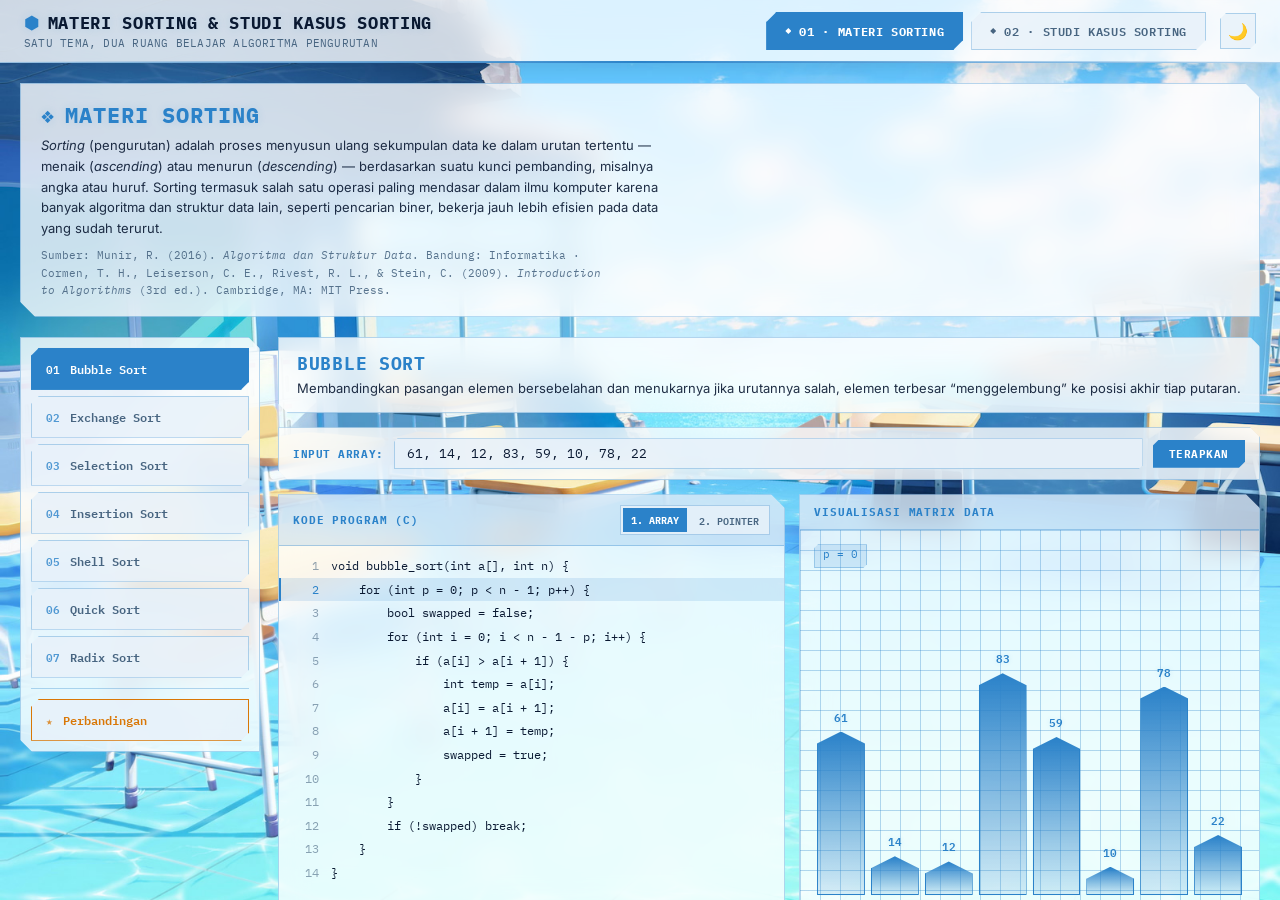
<file: index.html>
<!DOCTYPE html>
<html lang="id">

<head>
  <meta charset="UTF-8">
  <meta name="viewport" content="width=device-width, initial-scale=1, viewport-fit=cover">
  <title>Terminal Algoritma Sorting</title>
  <link rel="preconnect" href="https://fonts.googleapis.com">
  <link rel="preconnect" href="https://fonts.gstatic.com" crossorigin>
  <link
    href="https://fonts.googleapis.com/css2?family=IBM+Plex+Mono:wght@400;500;600;700&family=Inter:wght@400;500;600;700&display=swap"
    rel="stylesheet">
  <link rel="stylesheet" href="css/themes.css">
  <link rel="stylesheet" href="css/shell.css">
</head>

<body>
  <header class="shell-top">
    <div class="title">
      <h1><span style="color:var(--accent)">⬢</span> MATERI SORTING & STUDI KASUS SORTING</h1>
      <p>SATU TEMA, DUA RUANG BELAJAR ALGORITMA PENGURUTAN</p>
    </div>
    <div class="tabs" role="tablist">
      <button type="button" class="active" data-target="pane-lab" role="tab" aria-selected="true">
        <span class="dot"></span><span class="label-long">01 &middot; </span>MATERI SORTING
      </button>
      <button type="button" data-target="pane-sik" role="tab" aria-selected="false">
        <span class="dot"></span><span class="label-long">02 &middot; </span>STUDI KASUS SORTING
      </button>
    </div>
    <button class="theme-btn" id="shellTheme" title="Ganti tema" aria-label="Ganti tema">🌙</button>
  </header>
  <main class="shell-body">
    <div class="frame-wrap active" id="pane-lab">
      <div class="loading" id="loading-lab">
        <div class="spin"></div>INITIALIZING DATA MATRIX...
      </div>
      <iframe id="frame-lab" src="lab.html" title="Materi Sorting"></iframe>
    </div>
    <div class="frame-wrap" id="pane-sik">
      <div class="loading" id="loading-sik">
        <div class="spin"></div>LOADING CLASS DATA TERMINAL...
      </div>
      <iframe id="frame-sik" src="sik.html" title="Studi Kasus Sorting"></iframe>
    </div>
  </main>
  <script src="js/shell.js"></script>
</body>

</html>
</file>
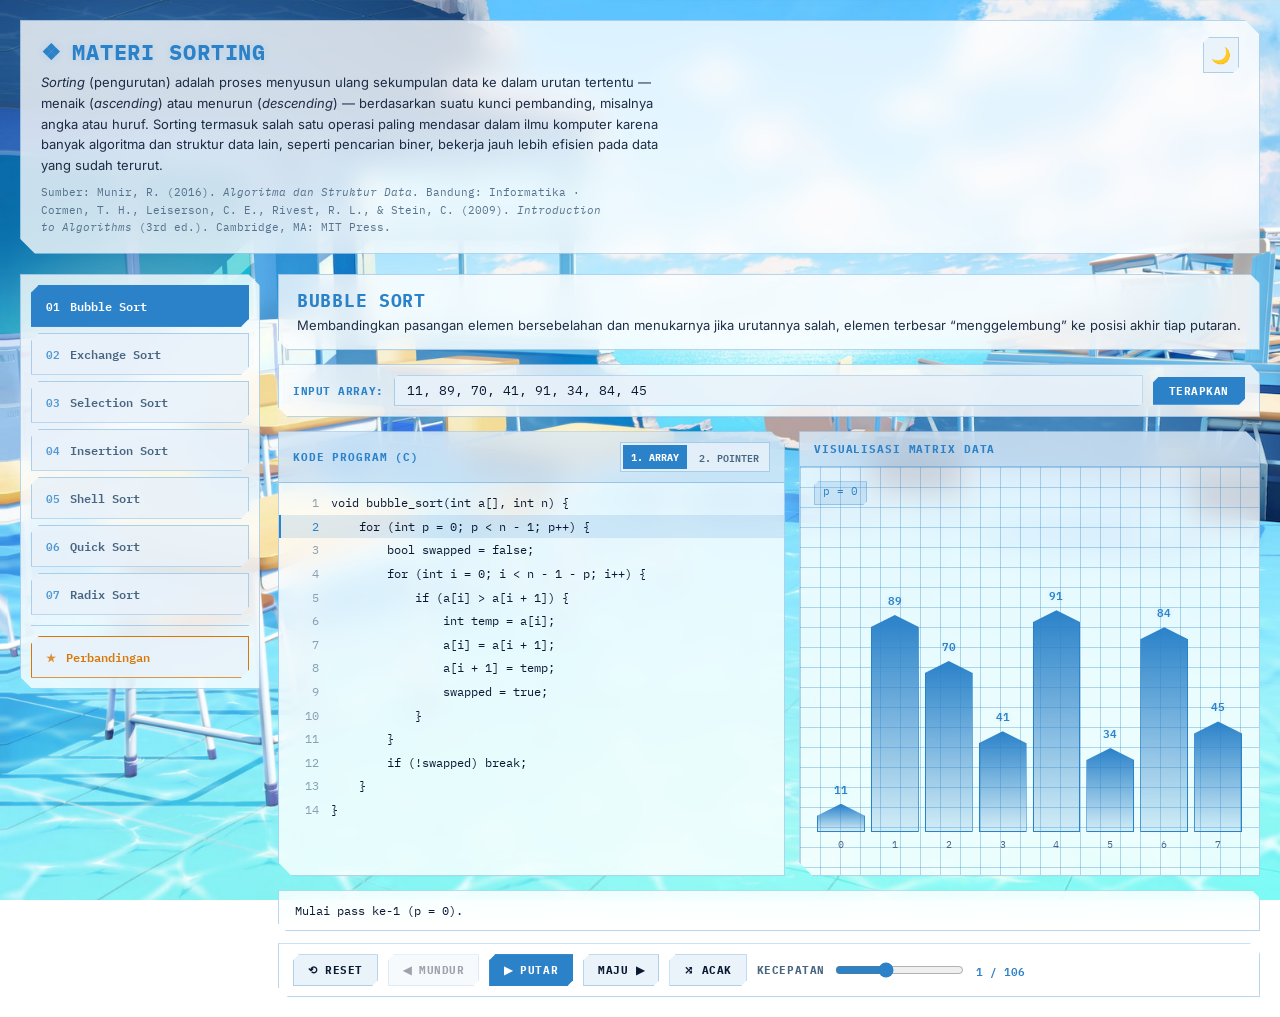
<file: lab.html>
<!DOCTYPE html>
<html lang="id">

<head>
  <meta charset="UTF-8">
  <meta name="viewport" content="width=device-width, initial-scale=1, viewport-fit=cover">
  <title>Laboratorium Algoritma Sorting</title>
  <link rel="preconnect" href="https://fonts.googleapis.com">
  <link rel="preconnect" href="https://fonts.gstatic.com" crossorigin>
  <link
    href="https://fonts.googleapis.com/css2?family=IBM+Plex+Mono:wght@400;500;600;700&family=Inter:wght@400;500;600;700&display=swap"
    rel="stylesheet">
  <link rel="stylesheet" href="css/themes.css">
  <link rel="stylesheet" href="css/lab.css">
</head>

<body>
  <div class="app">
    <header class="top">
      <div class="top-text">
        <h1><span>❖</span> MATERI SORTING</h1>
        <p><i>Sorting</i> (pengurutan) adalah proses menyusun ulang sekumpulan data ke dalam urutan tertentu — menaik (<i>ascending</i>) atau menurun (<i>descending</i>) — berdasarkan suatu kunci pembanding, misalnya angka atau huruf. Sorting termasuk salah satu operasi paling mendasar dalam ilmu komputer karena banyak algoritma dan struktur data lain, seperti pencarian biner, bekerja jauh lebih efisien pada data yang sudah terurut.</p>
        <p class="source-note">Sumber: Munir, R. (2016). <i>Algoritma dan Struktur Data</i>. Bandung: Informatika &middot; Cormen, T. H., Leiserson, C. E., Rivest, R. L., &amp; Stein, C. (2009). <i>Introduction to Algorithms</i> (3rd ed.). Cambridge, MA: MIT Press.</p>
      </div>
      <button class="theme-toggle" id="themeToggle" title="Ganti tema" aria-label="Ganti tema">🌙</button>
    </header>
    <div class="layout">
      <nav class="menu" id="menu"></nav>
      <main class="content">
        <div id="algoView">
          <div class="algo-head">
            <h2 id="algoTitle"></h2>
            <p id="algoDesc"></p>
          </div>
          <div class="custom-input-bar">
            <label for="customArrayInput">INPUT ARRAY:</label>
            <input type="text" id="customArrayInput" placeholder="45, 12, 89, 33, 7, 60">
            <button type="button" class="btn-apply" id="btnApplyCustom">TERAPKAN</button>
          </div>
          <div class="panels">
            <section class="panel">
              <div class="panel-title code-panel-title">
                <span>KODE PROGRAM (C)</span>
                <div class="code-mode-toggle" role="group">
                  <button type="button" class="mode-btn active" data-mode="array">1. ARRAY</button>
                  <button type="button" class="mode-btn" data-mode="pointer">2. POINTER</button>
                </div>
              </div>
              <div class="code-scroll">
                <div class="code" id="codeBox"></div>
              </div>
            </section>
            <section class="panel">
              <div class="panel-title">VISUALISASI MATRIX DATA</div>
              <div class="viz">
                <div class="vars-row" id="varsRow"></div>
                <div class="bars" id="bars"></div>
              </div>
            </section>
          </div>
          <div class="note-bar" id="noteBar">SYSTEM READY. Tekan <b>PUTAR</b> untuk eksekusi animasi.</div>
          <div class="controls">
            <button class="btn" id="btnReset">⟲ RESET</button>
            <button class="btn" id="btnPrev">◀ MUNDUR</button>
            <button class="btn primary" id="btnPlay">▶ PUTAR</button>
            <button class="btn" id="btnNext">MAJU ▶</button>
            <button class="btn" id="btnShuffle">⤮ ACAK</button>
            <div class="speed-wrap">
              <span>KECEPATAN</span>
              <input type="range" id="speed" min="60" max="900" value="380">
            </div>
            <div class="progress" id="progress">0 / 0</div>
          </div>
        </div>
        <div id="compareView" class="compare-view" style="display:none">
          <div class="algo-head">
            <h2>PERBANDINGAN ALGORITMA</h2>
            <p>Analisis matriks efisiensi kompleksitas waktu dan ruang data.</p>
          </div>
          <div class="compare-table-wrap">
            <table class="compare-table" id="compareTable">
              <thead>
                <tr>
                  <th>RANK</th>
                  <th>ALGORITMA</th>
                  <th>KECEPATAN</th>
                  <th>STABIL</th>
                  <th>IN-PLACE</th>
                  <th>ADAPTIF</th>
                </tr>
              </thead>
              <tbody id="compareTableBody"></tbody>
            </table>
          </div>
          <div class="compare-grid" id="compareGrid"></div>
        </div>
      </main>
    </div>
  </div>
  <script src="js/algorithms.js"></script>
  <script src="js/lab.js"></script>
</body>

</html>
</file>
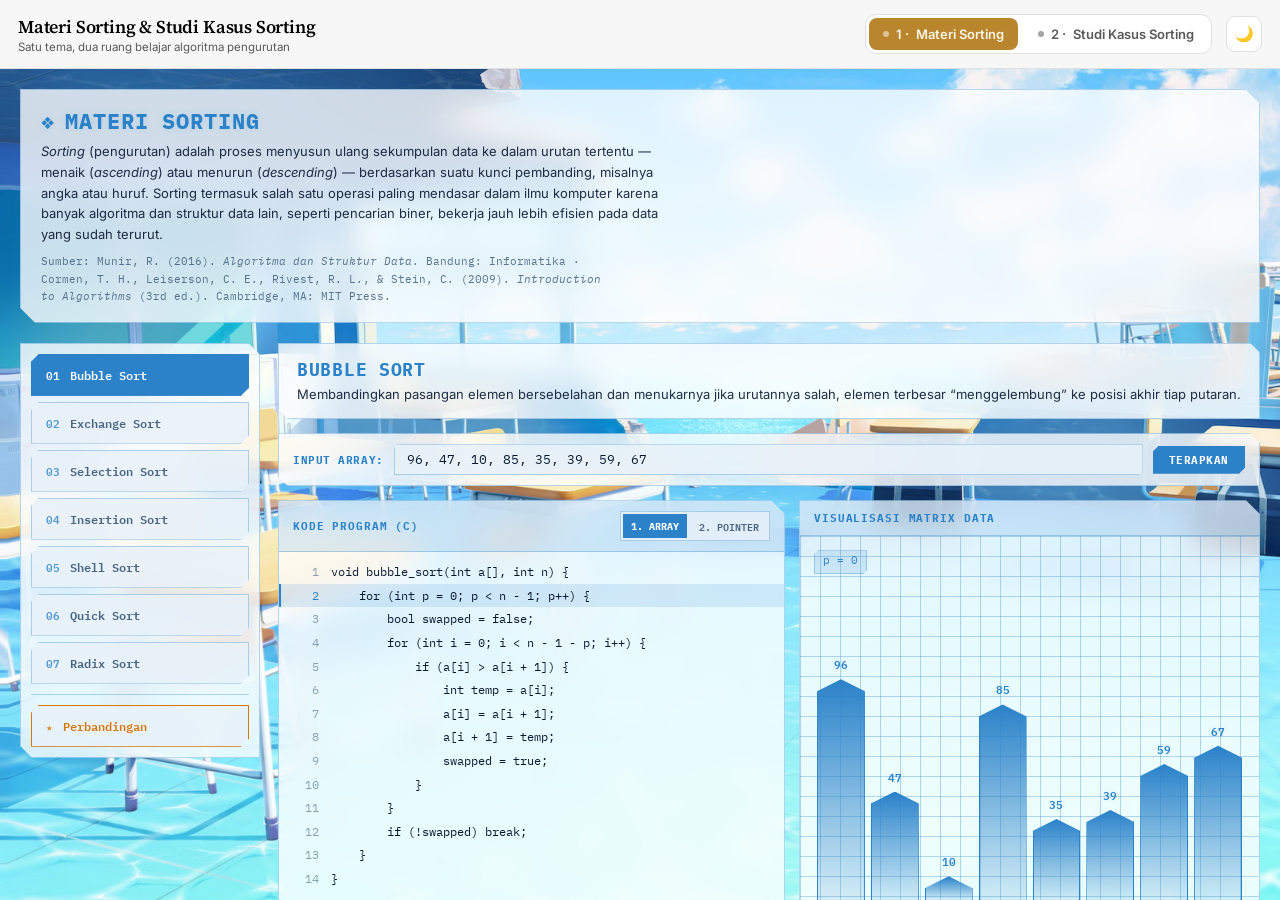
<file: main.html>
<!DOCTYPE html>
<html lang="id">

<head>
  <meta charset="UTF-8">
  <meta name="viewport" content="width=device-width, initial-scale=1, viewport-fit=cover">
  <title>Materi Sorting &amp; Studi Kasus Sorting</title>
  <link rel="preconnect" href="https://fonts.googleapis.com">
  <link rel="preconnect" href="https://fonts.gstatic.com" crossorigin>
  <link
    href="https://fonts.googleapis.com/css2?family=Source+Serif+4:opsz,wght@8..60,600;8..60,700&family=Inter:wght@400;500;600;700&display=swap"
    rel="stylesheet">
  <style>
    :root {
      box-sizing: border-box;
      padding-top: env(safe-area-inset-top, 0px);
      padding-bottom: env(safe-area-inset-bottom, 0px);
      --bg: #121212;
      --bg2: #1A1A1A;
      --border: #2C2C2C;
      --text: #ECECEC;
      --muted: #9A9A9A;
      --accent: #E0B15E;
      --accent-text: #241a04;
      --sans: 'Inter', system-ui, sans-serif;
      --serif: 'Source Serif 4', Georgia, serif;
    }

    @media (prefers-color-scheme: light) {
      :root:not([data-theme="dark"]) {
        --bg: #FFFFFF;
        --bg2: #F7F7F7;
        --border: #E0E0E0;
        --text: #000000;
        --muted: #595959;
        --accent: #B9862E;
        --accent-text: #FBF6E7;
      }
    }

    :root[data-theme="light"] {
      --bg: #FFFFFF;
      --bg2: #F7F7F7;
      --border: #E0E0E0;
      --text: #000000;
      --muted: #595959;
      --accent: #B9862E;
      --accent-text: #FBF6E7;
    }

    :root[data-theme="dark"] {
      --bg: #121212;
      --bg2: #1A1A1A;
      --border: #2C2C2C;
      --text: #ECECEC;
      --muted: #9A9A9A;
      --accent: #E0B15E;
      --accent-text: #241a04;
    }

    html {
      height: 100%;
      scroll-padding-top: env(safe-area-inset-top, 0px);
      -webkit-text-size-adjust: 100%;
    }

    * {
      box-sizing: border-box;
    }

    body {
      margin: 0;
      height: 100%;
      background: var(--bg);
      color: var(--text);
      font-family: var(--sans);
      -webkit-font-smoothing: antialiased;
      display: flex;
      flex-direction: column;
    }

    header.shell-top {
      display: flex;
      align-items: center;
      gap: 14px;
      flex-wrap: wrap;
      padding: 14px 18px;
      padding-top: calc(14px + env(safe-area-inset-top, 0px));
      border-bottom: 1px solid var(--border);
      background: var(--bg2);
      flex: none;
    }

    header.shell-top .title {
      display: flex;
      flex-direction: column;
      gap: 1px;
      margin-right: auto;
      min-width: 0;
    }

    header.shell-top .title h1 {
      margin: 0;
      font-family: var(--serif);
      font-size: 18px;
      font-weight: 600;
      letter-spacing: -0.01em;
      white-space: nowrap;
      overflow: hidden;
      text-overflow: ellipsis;
    }

    header.shell-top .title p {
      margin: 0;
      font-size: 11.5px;
      color: var(--muted);
    }

    .tabs {
      display: flex;
      gap: 6px;
      background: var(--bg);
      border: 1px solid var(--border);
      border-radius: 11px;
      padding: 3px;
      flex: none;
    }

    .tabs button {
      font-family: var(--sans);
      font-weight: 600;
      font-size: 13px;
      color: var(--muted);
      background: transparent;
      border: none;
      border-radius: 8px;
      padding: 8px 14px;
      cursor: pointer;
      display: flex;
      align-items: center;
      gap: 7px;
      transition: background .15s ease, color .15s ease;
      white-space: nowrap;
    }

    .tabs button:hover {
      color: var(--text);
    }

    .tabs button.active {
      background: var(--accent);
      color: var(--accent-text);
    }

    .tabs button .dot {
      width: 6px;
      height: 6px;
      border-radius: 50%;
      background: currentColor;
      opacity: .55;
      flex: none;
    }

    .theme-btn {
      flex: none;
      width: 36px;
      height: 36px;
      border-radius: 9px;
      border: 1px solid var(--border);
      background: var(--bg);
      color: var(--text);
      font-size: 15px;
      cursor: pointer;
      display: flex;
      align-items: center;
      justify-content: center;
      transition: background .15s ease, transform .1s ease;
    }

    .theme-btn:hover {
      background: var(--border);
    }

    .theme-btn:active {
      transform: scale(.92);
    }

    main.shell-body {
      flex: 1;
      min-height: 0;
      position: relative;
    }

    .frame-wrap {
      position: absolute;
      inset: 0;
      opacity: 0;
      visibility: hidden;
      pointer-events: none;
      transition: opacity .15s ease;
    }

    .frame-wrap.active {
      opacity: 1;
      visibility: visible;
      pointer-events: auto;
    }

    .frame-wrap iframe {
      width: 100%;
      height: 100%;
      border: none;
      display: block;
      background: var(--bg2);
    }

    .loading {
      position: absolute;
      inset: 0;
      display: flex;
      align-items: center;
      justify-content: center;
      flex-direction: column;
      gap: 10px;
      color: var(--muted);
      font-size: 13px;
    }

    .loading .spin {
      width: 22px;
      height: 22px;
      border-radius: 50%;
      border: 2.5px solid var(--border);
      border-top-color: var(--accent);
      animation: spin .8s linear infinite;
    }

    @keyframes spin {
      to {
        transform: rotate(360deg);
      }
    }

    @media (max-width:640px) {
      header.shell-top {
        padding: 12px;
      }

      header.shell-top .title h1 {
        font-size: 15px;
      }

      .tabs button {
        padding: 7px 10px;
        font-size: 12.3px;
      }

      .tabs button span.label-long {
        display: none;
      }
    }
  </style>
</head>

<body>
  <header class="shell-top">
    <div class="title">
      <h1>Materi Sorting &amp; Studi Kasus Sorting</h1>
      <p>Satu tema, dua ruang belajar algoritma pengurutan</p>
    </div>
    <div class="tabs" role="tablist">
      <button type="button" class="active" data-target="pane-lab" role="tab" aria-selected="true">
        <span class="dot"></span><span class="label-long">1 &middot; </span>Materi Sorting
      </button>
      <button type="button" data-target="pane-sik" role="tab" aria-selected="false">
        <span class="dot"></span><span class="label-long">2 &middot; </span>Studi Kasus Sorting
      </button>
    </div>
    <button class="theme-btn" id="shellTheme" title="Ganti tema" aria-label="Ganti tema">☀️</button>
  </header>
  <main class="shell-body">
    <div class="frame-wrap active" id="pane-lab">
      <div class="loading" id="loading-lab">
        <div class="spin"></div>Memuat Materi Sorting...
      </div>
      <iframe id="frame-lab" src="lab.html" title="Materi Sorting - Data Structure"></iframe>
    </div>
    <div class="frame-wrap" id="pane-sik">
      <div class="loading" id="loading-sik">
        <div class="spin"></div>Memuat Studi Kasus Sorting...
      </div>
      <iframe id="frame-sik" src="sik.html" title="Studi Kasus Sorting - Sistem Informasi Kelas"></iframe>
    </div>
  </main>
  <script>
    (function () {
      "use strict";
      var SIK_THEME_KEY = "sik-theme";
      var LAB_THEME_KEY = "sorting-lab-theme";
      var SHELL_THEME_KEY = "shell-theme";

      function systemPrefersDark() { return !!(window.matchMedia && window.matchMedia('(prefers-color-scheme: dark)').matches); }
      function isDarkActive() {
        var attr = document.documentElement.getAttribute('data-theme');
        if (attr === 'dark') return true;
        if (attr === 'light') return false;
        return systemPrefersDark();
      }
      function loadPref(key) { try { return localStorage.getItem(key); } catch (e) { return null; } }
      function savePref(key, v) { try { localStorage.setItem(key, v); } catch (e) { } }

      var desiredTheme = loadPref(SHELL_THEME_KEY);
      var effectiveTheme = desiredTheme || (systemPrefersDark() ? 'dark' : 'light');
      savePref(SIK_THEME_KEY, effectiveTheme);
      savePref(LAB_THEME_KEY, effectiveTheme);

      var frames = {};

      function initFrame(key, frameId, loadingId) {
        var frame = document.getElementById(frameId);
        var loading = document.getElementById(loadingId);
        frames[key] = { frame: frame, loading: loading, ready: false };

        frame.addEventListener('load', function () {
          if (loading) loading.style.display = 'none';
          frames[key].ready = true;
          hideInnerThemeButton(frame);
        });
      }

      function hideInnerThemeButton(frame) {
        try {
          var btn = frame.contentDocument && frame.contentDocument.getElementById('themeToggle');
          if (btn) btn.style.display = 'none';
        } catch (e) { /* fallback jika cross-origin */ }
      }

      initFrame('lab', 'frame-lab', 'loading-lab');
      initFrame('sik', 'frame-sik', 'loading-sik');

      /* ---------- tab switching ---------- */
      var tabs = document.querySelectorAll('.tabs button');
      var panes = document.querySelectorAll('.frame-wrap');
      tabs.forEach(function (btn) {
        btn.addEventListener('click', function () {
          tabs.forEach(function (b) { b.classList.remove('active'); b.setAttribute('aria-selected', 'false'); });
          panes.forEach(function (p) { p.classList.remove('active'); });
          btn.classList.add('active'); btn.setAttribute('aria-selected', 'true');
          document.getElementById(btn.getAttribute('data-target')).classList.add('active');
        });
      });

      /* ---------- single, synced theme toggle for the whole page ---------- */
      var themeBtn = document.getElementById('shellTheme');
      function applyTheme(t) {
        if (t === 'light' || t === 'dark') document.documentElement.setAttribute('data-theme', t);
        else document.documentElement.removeAttribute('data-theme');
        themeBtn.textContent = isDarkActive() ? '☀️' : '🌙';
      }

      function pushThemeToFrame(key, storageKey, theme) {
        var entry = frames[key];
        if (!entry || !entry.ready) return;
        try {
          var doc = entry.frame.contentDocument;
          if (doc) doc.documentElement.setAttribute('data-theme', theme);
          var win = entry.frame.contentWindow;
          if (win && win.localStorage) win.localStorage.setItem(storageKey, theme);
        } catch (e) { /* fallback jika cross-origin */ }
      }

      themeBtn.addEventListener('click', function () {
        var next = isDarkActive() ? 'light' : 'dark';
        applyTheme(next);
        savePref(SHELL_THEME_KEY, next);
        savePref(SIK_THEME_KEY, next);
        savePref(LAB_THEME_KEY, next);
        pushThemeToFrame('sik', SIK_THEME_KEY, next);
        pushThemeToFrame('lab', LAB_THEME_KEY, next);
      });

      applyTheme(desiredTheme);
    })();
  </script>
</body>

</html>
</file>
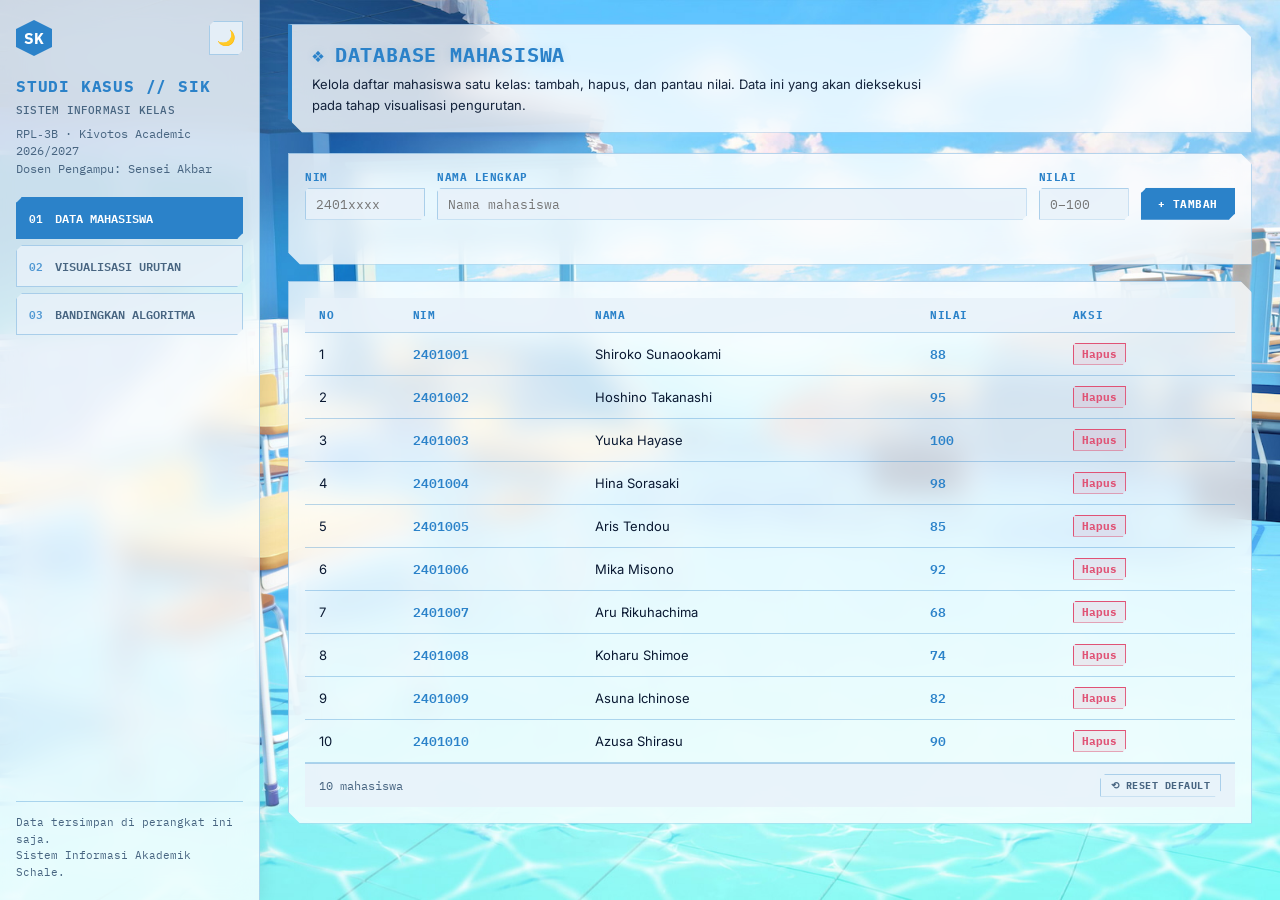
<file: sik.html>
<!DOCTYPE html>
<html lang="id">

<head>
  <meta charset="UTF-8">
  <meta name="viewport" content="width=device-width, initial-scale=1, viewport-fit=cover">
  <title>Studi Kasus Sorting — Sistem Informasi Kelas</title>
  <link rel="preconnect" href="https://fonts.googleapis.com">
  <link rel="preconnect" href="https://fonts.gstatic.com" crossorigin>
  <link
    href="https://fonts.googleapis.com/css2?family=IBM+Plex+Mono:wght@400;500;600;700&family=Inter:wght@400;500;600;700&display=swap"
    rel="stylesheet">
  <link rel="stylesheet" href="css/themes.css">
  <link rel="stylesheet" href="css/sik.css">
</head>

<body>
  <div class="shell">
    <aside class="cover">
      <div class="brand">
        <div class="mark">SK</div>
        <button class="theme-btn" id="themeToggle" title="Ganti tema (Arona / Plana)" aria-label="Ganti tema">🌙</button>
      </div>
      <div>
        <h1>STUDI KASUS // SIK<br><span class="sub-title">SISTEM INFORMASI KELAS</span></h1>
        <div class="kelas-meta">RPL&#8209;3B &middot; Kivotos Academic 2026&#47;2027<br>Dosen Pengampu: Sensei Akbar</div>
      </div>
      <nav>
        <button data-view="data" class="active"><span class="tick">01</span> DATA MAHASISWA</button>
        <button data-view="sort"><span class="tick">02</span> VISUALISASI URUTAN</button>
        <button data-view="compare"><span class="tick">03</span> BANDINGKAN ALGORITMA</button>
      </nav>
      <div class="spacer"></div>
      <div class="footnote">Data tersimpan di perangkat ini saja.<br>Sistem Informasi Akademik Schale.</div>
    </aside>

    <main class="paper">
      <!-- ===== VIEW 1: DATA MAHASISWA ===== -->
      <section class="view active" id="view-data">
        <div class="view-head">
          <h2><span style="color:var(--accent)">❖</span> DATABASE MAHASISWA</h2>
          <p>Kelola daftar mahasiswa satu kelas: tambah, hapus, dan pantau nilai. Data ini yang akan dieksekusi pada tahap visualisasi pengurutan.</p>
        </div>

        <form class="card add-form" id="addForm">
          <div class="field nim">
            <label for="inNim">NIM</label>
            <input id="inNim" type="text" inputmode="numeric" placeholder="2401xxxx" maxlength="12">
          </div>
          <div class="field nama">
            <label for="inNama">NAMA LENGKAP</label>
            <input id="inNama" type="text" placeholder="Nama mahasiswa" maxlength="40">
          </div>
          <div class="field nilai">
            <label for="inNilai">NILAI</label>
            <input id="inNilai" type="number" min="0" max="100" placeholder="0–100">
          </div>
          <button type="submit" class="btn primary">+ TAMBAH</button>
          <div class="form-error" id="formError"></div>
        </form>

        <div class="card table-wrap">
          <table class="roster">
            <thead>
              <tr>
                <th>NO</th>
                <th>NIM</th>
                <th>NAMA</th>
                <th>NILAI</th>
                <th>AKSI</th>
              </tr>
            </thead>
            <tbody id="rosterBody"></tbody>
          </table>
          <div class="roster-foot">
            <span id="rosterCount">0 mahasiswa</span>
            <span id="appliedTagWrap"></span>
            <button type="button" class="btn ghost btn-reset-default" id="btnResetDefault">⟲ Reset Default</button>
          </div>
        </div>
      </section>

      <!-- ===== VIEW 2: VISUALISASI URUTAN ===== -->
      <section class="view" id="view-sort">
        <div class="view-head">
          <h2><span style="color:var(--accent)">❖</span> VISUALISASI EKSEKUSI DATA</h2>
          <p>Adu algoritma pengurutan secara berdampingan pada data kelas yang sama untuk membandingkan langkah, perbandingan, dan pertukaran secara langsung.</p>
        </div>

        <div class="card sort-controls">
          <div class="field">
            <label for="selKey">URUTKAN BERDASARKAN</label>
            <select id="selKey">
              <option value="nilai">Nilai</option>
              <option value="nama">Nama</option>
              <option value="nim">NIM</option>
            </select>
          </div>
          <div class="field">
            <label for="selOrder">ARAH</label>
            <select id="selOrder">
              <option value="asc">Naik (Kecil → Besar)</option>
              <option value="desc">Turun (Besar → Kecil)</option>
            </select>
          </div>
          <div class="field">
            <label for="selAlgo1">ALGORITMA 1</label>
            <select id="selAlgo1">
              <option value="bubble" selected>Bubble Sort</option>
              <option value="exchange">Exchange Sort</option>
              <option value="selection">Selection Sort</option>
              <option value="insertion">Insertion Sort</option>
              <option value="shell">Shell Sort</option>
              <option value="quick">Quick Sort</option>
              <option value="radix">Radix Sort</option>
            </select>
          </div>
          <div class="field">
            <label for="selAlgo2">ALGORITMA 2</label>
            <select id="selAlgo2">
              <option value="bubble">Bubble Sort</option>
              <option value="exchange">Exchange Sort</option>
              <option value="selection">Selection Sort</option>
              <option value="insertion" selected>Insertion Sort</option>
              <option value="shell">Shell Sort</option>
              <option value="quick">Quick Sort</option>
              <option value="radix">Radix Sort</option>
            </select>
          </div>
          <button class="btn primary" id="btnRun">▶ JALANKAN EKSEKUSI</button>
          <span class="stat-chip" id="chipStatus">Belum dijalankan</span>
        </div>

        <div class="race-grid">
          <div class="card race-col" id="col1">
            <div class="race-head">
              <h3 id="nameCol1">Bubble Sort</h3>
              <span class="win-crown" id="crown1">🏆</span>
              <span class="fin-badge" id="fin1">SELESAI</span>
            </div>
            <div class="panel-title">PSEUDOKODE</div>
            <div class="code-scroll">
              <div class="code" id="codeBox1"></div>
            </div>
            <div class="stat-row">
              <span class="stat-chip">Perbandingan: <b id="statComp1">0</b></span>
              <span class="stat-chip"><span id="lblSwap1">Tukar</span>: <b id="statSwap1">0</b></span>
            </div>
            <div class="panel-title">POSISI DATA</div>
            <div class="slots" id="slotsBox1"></div>
          </div>

          <div class="card race-col" id="col2">
            <div class="race-head">
              <h3 id="nameCol2">Insertion Sort</h3>
              <span class="win-crown" id="crown2">🏆</span>
              <span class="fin-badge" id="fin2">SELESAI</span>
            </div>
            <div class="panel-title">PSEUDOKODE</div>
            <div class="code-scroll">
              <div class="code" id="codeBox2"></div>
            </div>
            <div class="stat-row">
              <span class="stat-chip">Perbandingan: <b id="statComp2">0</b></span>
              <span class="stat-chip"><span id="lblSwap2">Geser</span>: <b id="statSwap2">0</b></span>
            </div>
            <div class="panel-title">POSISI DATA</div>
            <div class="slots" id="slotsBox2"></div>
          </div>
        </div>

        <div class="card note-bar" id="noteBar">Tekan <b>Jalankan Eksekusi</b> untuk mulai membandingkan kedua algoritma.</div>

        <div class="card playback">
          <button class="btn" id="btnPrev">◀ SEBELUMNYA</button>
          <button class="btn primary" id="btnPlay">▶ PUTAR</button>
          <button class="btn" id="btnNext">BERIKUTNYA ▶</button>
          <button class="btn ghost" id="btnReset">⟲ ULANG</button>
          <span class="progress" id="progressEl">0 / 0</span>
          <div class="spacer"></div>
          <div class="speed">
            <span>KECEPATAN</span>
            <input type="range" id="speedInput" min="200" max="1500" step="50" value="850">
          </div>
        </div>

        <div class="card winner-banner" id="winnerBanner"></div>

        <div class="apply-row">
          <button class="btn" id="btnApply" disabled>✓ Terapkan urutan ini ke Data Mahasiswa</button>
          <span class="apply-note" id="applyNote"></span>
        </div>
      </section>

      <!-- ===== VIEW 3: BANDINGKAN ===== -->
      <section class="view" id="view-compare">
        <div class="view-head">
          <h2><span style="color:var(--accent)">❖</span> BANDINGKAN ALGORITMA</h2>
          <p>Analisis karakteristik teoretis dan komputasi riil dari data mahasiswa saat ini untuk menentukan algoritma yang paling efisien.</p>
        </div>

        <div class="card compare-table-wrap">
          <table class="compare">
            <thead>
              <tr>
                <th>ASPEK</th>
                <th>BUBBLE</th>
                <th>EXCHANGE</th>
                <th>SELECTION</th>
                <th>INSERTION</th>
                <th>SHELL</th>
                <th>QUICK</th>
                <th>RADIX</th>
              </tr>
            </thead>
            <tbody>
              <tr>
                <td class="label">Cara Kerja</td>
                <td>Membandingkan pasangan bersebelahan berulang kali dan menukarnya jika salah urutan.</td>
                <td>Membandingkan elemen acuan i dengan tiap elemen kanannya j dan langsung menukar saat salah urutan.</td>
                <td>Mencari elemen minimum dari sisa data dan menukarnya ke posisi awal yang belum terurut.</td>
                <td>Menyisipkan elemen ke posisi yang tepat pada kelompok yang sudah terurut sebelumnya.</td>
                <td>Mengembangkan insertion sort dengan membandingkan elemen berjarak interval (gap) bertahap.</td>
                <td>Memilih pivot, mempartisi array ke kiri/kanan pivot, dan mengurutkan secara rekursif.</td>
                <td>Mengurutkan elemen digit demi digit (LSD) melalui proses pengelompokan non-komparatif.</td>
              </tr>
              <tr>
                <td class="label">Kompleksitas Terbaik</td>
                <td>O(n)</td>
                <td>O(n²)</td>
                <td>O(n²)</td>
                <td>O(n)</td>
                <td>O(n log n)</td>
                <td>O(n log n)</td>
                <td>O(d &middot; (n + k))</td>
              </tr>
              <tr>
                <td class="label">Kompleksitas Rata-rata</td>
                <td>O(n²)</td>
                <td>O(n²)</td>
                <td>O(n²)</td>
                <td>O(n²)</td>
                <td>O(n^(4/3)) atau O(n^(3/2))</td>
                <td>O(n log n)</td>
                <td>O(d &middot; (n + k))</td>
              </tr>
              <tr>
                <td class="label">Kompleksitas Terburuk</td>
                <td>O(n²)</td>
                <td>O(n²)</td>
                <td>O(n²)</td>
                <td>O(n²)</td>
                <td>O(n²)</td>
                <td>O(n²)</td>
                <td>O(d &middot; (n + k))</td>
              </tr>
              <tr>
                <td class="label">Ruang Tambahan</td>
                <td>O(1)</td>
                <td>O(1)</td>
                <td>O(1)</td>
                <td>O(1)</td>
                <td>O(1)</td>
                <td>O(log n)</td>
                <td>O(n + k)</td>
              </tr>
              <tr>
                <td class="label">Stabil?</td>
                <td>Ya</td>
                <td>Tidak</td>
                <td>Tidak</td>
                <td>Ya</td>
                <td>Tidak</td>
                <td>Tidak</td>
                <td>Ya</td>
              </tr>
              <tr>
                <td class="label">Cocok Untuk</td>
                <td>Data kecil, konsep edukasi gelembung nilai.</td>
                <td>Data kecil, pertukaran langsung sederhana.</td>
                <td>Data kecil di mana operasi tulis/swap harus minim.</td>
                <td>Data kecil atau data yang sudah hampir terurut.</td>
                <td>Data ukuran sedang dengan performa lebih cepat dari O(n²).</td>
                <td>Data besar, algoritma umum in-place tercepat secara rata-rata.</td>
                <td>Data numerik bulat/kunci berdigit dengan rentang nilai terbatas.</td>
              </tr>
            </tbody>
          </table>
        </div>

        <div class="card live-controls">
          <div class="field">
            <label for="cmpKey">URUTKAN BERDASARKAN</label>
            <select id="cmpKey">
              <option value="nilai">Nilai</option>
              <option value="nama">Nama</option>
              <option value="nim">NIM</option>
            </select>
          </div>
          <div class="field">
            <label for="cmpOrder">ARAH</label>
            <select id="cmpOrder">
              <option value="asc">Naik (Ascending)</option>
              <option value="desc">Turun (Descending)</option>
            </select>
          </div>
          <button class="btn primary" id="btnCompareRun">HITUNG DENGAN DATA SAAT INI</button>
        </div>

        <div class="result-grid" id="resultGrid" style="display:none;">
          <div class="card result-card" id="cardBubbleResult">
            <h3>Bubble Sort <span class="win-tag" id="tagBubbleWin">TERCEPAT 🏆</span></h3>
            <div class="bar-row">
              <span class="lbl">Perbandingan</span>
              <div class="bar-track">
                <div class="bar-fill" id="bBarComp" style="background:var(--amber)"></div>
              </div>
              <span class="num" id="bNumComp">0</span>
            </div>
            <div class="bar-row">
              <span class="lbl">Pertukaran</span>
              <div class="bar-track">
                <div class="bar-fill" id="bBarSwap" style="background:var(--coral)"></div>
              </div>
              <span class="num" id="bNumSwap">0</span>
            </div>
            <div class="bar-row">
              <span class="lbl">Total Operasi</span>
              <div class="bar-track">
                <div class="bar-fill" id="bBarTotal" style="background:var(--accent)"></div>
              </div>
              <span class="num" id="bNumTotal">0</span>
            </div>
          </div>

          <div class="card result-card" id="cardExchangeResult">
            <h3>Exchange Sort <span class="win-tag" id="tagExchangeWin">TERCEPAT 🏆</span></h3>
            <div class="bar-row">
              <span class="lbl">Perbandingan</span>
              <div class="bar-track">
                <div class="bar-fill" id="exBarComp" style="background:var(--amber)"></div>
              </div>
              <span class="num" id="exNumComp">0</span>
            </div>
            <div class="bar-row">
              <span class="lbl">Pertukaran</span>
              <div class="bar-track">
                <div class="bar-fill" id="exBarSwap" style="background:var(--coral)"></div>
              </div>
              <span class="num" id="exNumSwap">0</span>
            </div>
            <div class="bar-row">
              <span class="lbl">Total Operasi</span>
              <div class="bar-track">
                <div class="bar-fill" id="exBarTotal" style="background:var(--accent)"></div>
              </div>
              <span class="num" id="exNumTotal">0</span>
            </div>
          </div>

          <div class="card result-card" id="cardSelectionResult">
            <h3>Selection Sort <span class="win-tag" id="tagSelectionWin">TERCEPAT 🏆</span></h3>
            <div class="bar-row">
              <span class="lbl">Perbandingan</span>
              <div class="bar-track">
                <div class="bar-fill" id="sBarComp" style="background:var(--amber)"></div>
              </div>
              <span class="num" id="sNumComp">0</span>
            </div>
            <div class="bar-row">
              <span class="lbl">Pertukaran</span>
              <div class="bar-track">
                <div class="bar-fill" id="sBarSwap" style="background:var(--coral)"></div>
              </div>
              <span class="num" id="sNumSwap">0</span>
            </div>
            <div class="bar-row">
              <span class="lbl">Total Operasi</span>
              <div class="bar-track">
                <div class="bar-fill" id="sBarTotal" style="background:var(--accent)"></div>
              </div>
              <span class="num" id="sNumTotal">0</span>
            </div>
          </div>

          <div class="card result-card" id="cardInsertionResult">
            <h3>Insertion Sort <span class="win-tag" id="tagInsertionWin">TERCEPAT 🏆</span></h3>
            <div class="bar-row">
              <span class="lbl">Perbandingan</span>
              <div class="bar-track">
                <div class="bar-fill" id="iBarComp" style="background:var(--amber)"></div>
              </div>
              <span class="num" id="iNumComp">0</span>
            </div>
            <div class="bar-row">
              <span class="lbl">Geser</span>
              <div class="bar-track">
                <div class="bar-fill" id="iBarSwap" style="background:var(--coral)"></div>
              </div>
              <span class="num" id="iNumSwap">0</span>
            </div>
            <div class="bar-row">
              <span class="lbl">Total Operasi</span>
              <div class="bar-track">
                <div class="bar-fill" id="iBarTotal" style="background:var(--accent)"></div>
              </div>
              <span class="num" id="iNumTotal">0</span>
            </div>
          </div>

          <div class="card result-card" id="cardShellResult">
            <h3>Shell Sort <span class="win-tag" id="tagShellWin">TERCEPAT 🏆</span></h3>
            <div class="bar-row">
              <span class="lbl">Perbandingan</span>
              <div class="bar-track">
                <div class="bar-fill" id="shBarComp" style="background:var(--amber)"></div>
              </div>
              <span class="num" id="shNumComp">0</span>
            </div>
            <div class="bar-row">
              <span class="lbl">Geser</span>
              <div class="bar-track">
                <div class="bar-fill" id="shBarSwap" style="background:var(--coral)"></div>
              </div>
              <span class="num" id="shNumSwap">0</span>
            </div>
            <div class="bar-row">
              <span class="lbl">Total Operasi</span>
              <div class="bar-track">
                <div class="bar-fill" id="shBarTotal" style="background:var(--accent)"></div>
              </div>
              <span class="num" id="shNumTotal">0</span>
            </div>
          </div>

          <div class="card result-card" id="cardQuickResult">
            <h3>Quick Sort <span class="win-tag" id="tagQuickWin">TERCEPAT 🏆</span></h3>
            <div class="bar-row">
              <span class="lbl">Perbandingan</span>
              <div class="bar-track">
                <div class="bar-fill" id="qBarComp" style="background:var(--amber)"></div>
              </div>
              <span class="num" id="qNumComp">0</span>
            </div>
            <div class="bar-row">
              <span class="lbl">Pertukaran</span>
              <div class="bar-track">
                <div class="bar-fill" id="qBarSwap" style="background:var(--coral)"></div>
              </div>
              <span class="num" id="qNumSwap">0</span>
            </div>
            <div class="bar-row">
              <span class="lbl">Total Operasi</span>
              <div class="bar-track">
                <div class="bar-fill" id="qBarTotal" style="background:var(--accent)"></div>
              </div>
              <span class="num" id="qNumTotal">0</span>
            </div>
          </div>

          <div class="card result-card" id="cardRadixResult">
            <h3>Radix Sort <span class="win-tag" id="tagRadixWin">TERCEPAT 🏆</span></h3>
            <div class="bar-row">
              <span class="lbl">Perbandingan</span>
              <div class="bar-track">
                <div class="bar-fill" id="rxBarComp" style="background:var(--amber)"></div>
              </div>
              <span class="num" id="rxNumComp">0</span>
            </div>
            <div class="bar-row">
              <span class="lbl">Distribusi</span>
              <div class="bar-track">
                <div class="bar-fill" id="rxBarSwap" style="background:var(--coral)"></div>
              </div>
              <span class="num" id="rxNumSwap">0</span>
            </div>
            <div class="bar-row">
              <span class="lbl">Total Operasi</span>
              <div class="bar-track">
                <div class="bar-fill" id="rxBarTotal" style="background:var(--accent)"></div>
              </div>
              <span class="num" id="rxNumTotal">0</span>
            </div>
          </div>
        </div>

        <div class="result-verdict" id="resultVerdict"></div>
      </section>
    </main>
  </div>

  <script src="js/sik-data.js"></script>
  <script src="js/sik-sort.js"></script>
</body>

</html>
</file>
<file: css/themes.css>
/* =========================================================
   BLUE ARCHIVE THEME DEFINITIONS
   ========================================================= */

:root {
  box-sizing: border-box;
  padding-top: env(safe-area-inset-top, 0px);
  padding-bottom: env(safe-area-inset-bottom, 0px);

  --sans: 'Inter', system-ui, -apple-system, sans-serif;
  --serif: 'Source Serif 4', Georgia, serif;
  --mono: 'IBM Plex Mono', 'Courier New', monospace;
}

/* ---------------------------------------------------------
   LIGHT MODE
   Schale / Arona Sky Blue, Pearl White & Halo Pink
   --------------------------------------------------------- */
:root,
:root[data-theme="light"] {
  --bg-img: url('../assets/images/BG_AronaRoom.jpg');
  --bg: #EEF4F9;
  --bg2: #FFFFFF;
  --panel: rgba(255, 255, 255, 0.78);
  --panel-2: rgba(232, 241, 250, 0.85);
  --panel-solid: #FFFFFF;
  --border: rgba(43, 130, 201, 0.32);
  --border-glow: rgba(43, 130, 201, 0.6);

  --text: #0A1932;
  --muted: #486581;
  --accent: #2B82C9;
  --accent-soft: rgba(43, 130, 201, 0.14);
  --accent-text: #FFFFFF;

  /* Visualizer State Colors */
  --amber: #D97706;  /* Compare / Warning */
  --coral: #E05275;  /* Swap / Arona Halo Pink */
  --sage: #10B981;   /* Sorted / Success */
  --violet: #8B5CF6; /* Pivot / Special */

  /* SIK Specific Paper/Cover Theme */
  --cover: rgba(27, 73, 101, 0.88);
  --cover-2: rgba(11, 37, 69, 0.95);
  --cover-text: #EEF4F8;
  --cover-text-dim: #90B4CE;
  --paper: rgba(255, 255, 255, 0.82);
  --paper-2: rgba(244, 247, 250, 0.9);
  --paper-line: rgba(43, 130, 201, 0.2);
  --ink: #0A1932;
  --red: #E05275;
  --red-soft: rgba(224, 82, 117, 0.15);
  --blue: #2B82C9;
  --blue-soft: rgba(43, 130, 201, 0.15);
  --gold: #D97706;
  --gold-soft: rgba(217, 119, 6, 0.18);
  --ok: #10B981;
  --ok-soft: rgba(16, 185, 129, 0.18);
}

/* ---------------------------------------------------------
   DARK MODE
   Plana Midnight, Cold Ice Cyan, Violet & Crimson Pink
   --------------------------------------------------------- */
@media (prefers-color-scheme: dark) {
  :root:not([data-theme="light"]) {
    --bg-img: url('../assets/images/BG_AronaRoom_Night.jpg');
    --bg: #030813;
    --bg2: #061024;
    --panel: rgba(8, 22, 45, 0.72);
    --panel-2: rgba(15, 38, 75, 0.65);
    --panel-solid: #0A1A33;
    --border: rgba(0, 210, 255, 0.35);
    --border-glow: rgba(0, 210, 255, 0.65);

    --text: #E0F7FF;
    --muted: #7E9DB8;
    --accent: #00F0FF;
    --accent-soft: rgba(0, 240, 255, 0.16);
    --accent-text: #020C1B;

    --amber: #FFAA00;
    --coral: #FF0055;
    --sage: #00FFAA;
    --violet: #D000FF;

    --cover: rgba(8, 18, 36, 0.88);
    --cover-2: rgba(3, 8, 18, 0.95);
    --cover-text: #E0F7FF;
    --cover-text-dim: #7E9DB8;
    --paper: rgba(6, 16, 36, 0.75);
    --paper-2: rgba(12, 28, 58, 0.68);
    --paper-line: rgba(0, 210, 255, 0.2);
    --ink: #E0F7FF;
    --red: #FF0055;
    --red-soft: rgba(255, 0, 85, 0.2);
    --blue: #00F0FF;
    --blue-soft: rgba(0, 240, 255, 0.2);
    --gold: #FFAA00;
    --gold-soft: rgba(255, 170, 0, 0.2);
    --ok: #00FFAA;
    --ok-soft: rgba(0, 255, 170, 0.2);
  }
}

:root[data-theme="dark"] {
  --bg-img: url('../assets/images/BG_AronaRoom_Night.jpg');
  --bg: #030813;
  --bg2: #061024;
  --panel: rgba(8, 22, 45, 0.72);
  --panel-2: rgba(15, 38, 75, 0.65);
  --panel-solid: #0A1A33;
  --border: rgba(0, 210, 255, 0.35);
  --border-glow: rgba(0, 210, 255, 0.65);

  --text: #E0F7FF;
  --muted: #7E9DB8;
  --accent: #00F0FF;
  --accent-soft: rgba(0, 240, 255, 0.16);
  --accent-text: #020C1B;

  --amber: #FFAA00;
  --coral: #FF0055;
  --sage: #00FFAA;
  --violet: #D000FF;

  --cover: rgba(8, 18, 36, 0.88);
  --cover-2: rgba(3, 8, 18, 0.95);
  --cover-text: #E0F7FF;
  --cover-text-dim: #7E9DB8;
  --paper: rgba(6, 16, 36, 0.75);
  --paper-2: rgba(12, 28, 58, 0.68);
  --paper-line: rgba(0, 210, 255, 0.2);
  --ink: #E0F7FF;
  --red: #FF0055;
  --red-soft: rgba(255, 0, 85, 0.2);
  --blue: #00F0FF;
  --blue-soft: rgba(0, 240, 255, 0.2);
  --gold: #FFAA00;
  --gold-soft: rgba(255, 170, 0, 0.2);
  --ok: #00FFAA;
  --ok-soft: rgba(0, 255, 170, 0.2);
}

/* Global Background Setup */
body {
  background: var(--bg-img) no-repeat center center fixed, var(--bg);
  background-size: cover;
}
</file>
<file: css/shell.css>
html {
  height: 100%;
  width: 100%;
  overflow: hidden;
  scroll-padding-top: env(safe-area-inset-top, 0px);
  -webkit-text-size-adjust: 100%;
  box-sizing: border-box;
}

body {
  margin: 0;
  width: 100%;
  height: 100%;
  overflow: hidden;
  background: transparent;
  color: var(--text);
  font-family: var(--sans);
  -webkit-font-smoothing: antialiased;
  display: flex;
  flex-direction: column;
  position: relative;
}

/* Background layer locked to 100vw so scrollbars never shift the background image */
body::before {
  content: '';
  position: fixed;
  top: 0;
  left: 0;
  width: 100vw;
  height: 100vh;
  background: var(--bg-img) no-repeat center center, var(--bg);
  background-size: cover;
  pointer-events: none;
  z-index: -1;
}

header.shell-top {
  display: flex;
  align-items: center;
  gap: 14px;
  flex-wrap: wrap;
  padding: 12px 24px;
  padding-top: calc(12px + env(safe-area-inset-top, 0px));
  border-bottom: 1px solid var(--border);
  background: var(--panel);
  backdrop-filter: blur(14px);
  -webkit-backdrop-filter: blur(14px);
  flex: none;
  box-shadow: 0 4px 20px rgba(0, 0, 0, 0.12);
  position: relative;
  z-index: 10;
}

/* Pola Garis Aksen Header */
header.shell-top::after {
  content: '';
  position: absolute;
  bottom: -1px;
  left: 0;
  right: 0;
  height: 2px;
  background: linear-gradient(90deg, transparent, var(--accent), transparent);
}

header.shell-top .title {
  display: flex;
  flex-direction: column;
  gap: 2px;
  margin-right: auto;
  min-width: 0;
}

header.shell-top .title h1 {
  margin: 0;
  font-family: var(--mono);
  font-size: 17px;
  font-weight: 700;
  letter-spacing: 0.04em;
  text-transform: uppercase;
  color: var(--text);
  text-shadow: 0 0 10px var(--accent-soft);
  display: flex;
  align-items: center;
  gap: 8px;
}

header.shell-top .title p {
  margin: 0;
  font-size: 11px;
  font-family: var(--mono);
  color: var(--muted);
  letter-spacing: 0.02em;
}

/* Tabs Berbentuk Cut Corner */
.tabs {
  display: flex;
  gap: 8px;
  background: transparent;
  padding: 0;
  flex: none;
}

.tabs button {
  font-family: var(--mono);
  font-weight: 600;
  font-size: 12px;
  text-transform: uppercase;
  letter-spacing: 0.05em;
  color: var(--muted);
  background: var(--panel-2);
  border: 1px solid var(--border);
  padding: 8px 18px;
  cursor: pointer;
  display: flex;
  align-items: center;
  gap: 8px;
  clip-path: polygon(10px 0, 100% 0, 100% calc(100% - 10px), calc(100% - 10px) 100%, 0 100%, 0 10px);
  transition: all 0.2s ease;
}

.tabs button:hover {
  color: var(--accent);
  border-color: var(--accent);
  background: var(--accent-soft);
  box-shadow: 0 0 10px var(--accent-soft);
}

.tabs button.active {
  background: var(--accent);
  color: var(--accent-text);
  border-color: var(--accent);
  box-shadow: 0 0 15px var(--accent-soft);
  font-weight: 700;
}

.tabs button .dot {
  width: 6px;
  height: 6px;
  background: currentColor;
  clip-path: polygon(50% 0%, 100% 50%, 50% 100%, 0% 50%);
  flex: none;
}

.theme-btn {
  flex: none;
  width: 36px;
  height: 36px;
  clip-path: polygon(6px 0, 100% 0, 100% calc(100% - 6px), calc(100% - 6px) 100%, 0 100%, 0 6px);
  border: 1px solid var(--border);
  background: var(--panel-2);
  color: var(--text);
  font-size: 16px;
  cursor: pointer;
  display: flex;
  align-items: center;
  justify-content: center;
  transition: all 0.2s ease;
}

.theme-btn:hover {
  background: var(--accent-soft);
  border-color: var(--accent);
  color: var(--accent);
  box-shadow: 0 0 10px var(--accent-soft);
}

.theme-btn:active {
  transform: scale(0.92);
}

main.shell-body {
  flex: 1;
  min-height: 0;
  position: relative;
  overflow: hidden;
}

.frame-wrap {
  position: absolute;
  inset: 0;
  opacity: 0;
  visibility: hidden;
  pointer-events: none;
  overflow: hidden;
}

.frame-wrap.active {
  opacity: 1;
  visibility: visible;
  pointer-events: auto;
}

.frame-wrap iframe {
  width: 100%;
  height: 100%;
  border: none;
  display: block;
  background: transparent;
}

.loading {
  position: absolute;
  inset: 0;
  display: flex;
  align-items: center;
  justify-content: center;
  flex-direction: column;
  gap: 12px;
  color: var(--accent);
  font-family: var(--mono);
  font-size: 13px;
  letter-spacing: 0.1em;
  text-transform: uppercase;
}

.loading .spin {
  width: 32px;
  height: 32px;
  border: 2px solid transparent;
  border-top-color: var(--accent);
  border-bottom-color: var(--accent);
  border-radius: 50%;
  animation: spin 1s linear infinite;
}

@keyframes spin {
  to {
    transform: rotate(360deg);
  }
}

@media (max-width: 640px) {
  header.shell-top {
    padding: 10px 14px;
    gap: 10px;
  }

  header.shell-top .title h1 {
    font-size: 13.5px;
  }

  header.shell-top .title p {
    font-size: 10px;
  }

  .tabs button {
    padding: 7px 10px;
    font-size: 11px;
  }

  .tabs button span.label-long {
    display: none;
  }
}
</file>
<file: css/lab.css>
html {
  scroll-padding-top: env(safe-area-inset-top, 0px);
  height: 100%;
  overflow-x: hidden;
  -webkit-text-size-adjust: 100%;
  box-sizing: border-box;
}

body {
  margin: 0;
  min-height: 100%;
  overflow-x: hidden;
  background: transparent;
  color: var(--text);
  font-family: var(--sans);
  -webkit-font-smoothing: antialiased;
  position: relative;
}

/* Background layer locked to 100vw so scrollbars never shift the background image */
body::before {
  content: '';
  position: fixed;
  top: 0;
  left: 0;
  width: 100vw;
  height: 100vh;
  background: var(--bg-img) no-repeat center center, var(--bg);
  background-size: cover;
  pointer-events: none;
  z-index: -1;
}

.app {
  max-width: 1380px;
  margin: 0 auto;
  padding: 20px;
}

/* Header Top */
header.top {
  margin-bottom: 20px;
  display: flex;
  align-items: flex-start;
  justify-content: space-between;
  gap: 16px;
  background: var(--panel);
  border: 1px solid var(--border);
  backdrop-filter: blur(14px);
  -webkit-backdrop-filter: blur(14px);
  padding: 16px 20px;
  clip-path: polygon(0 0, calc(100% - 15px) 0, 100% 15px, 100% 100%, 15px 100%, 0 calc(100% - 15px));
  box-shadow: 0 4px 20px rgba(0, 0, 0, 0.08);
}

header.top .top-text {
  flex: 1;
  min-width: 0;
}

header.top h1 {
  font-family: var(--mono);
  font-size: 22px;
  margin: 0 0 6px;
  font-weight: 700;
  letter-spacing: 0.04em;
  color: var(--accent);
  text-shadow: 0 0 8px var(--accent-soft);
  text-transform: uppercase;
  display: flex;
  align-items: center;
  gap: 10px;
}

header.top p {
  margin: 0;
  color: var(--text);
  font-size: 13px;
  max-width: 80ch;
  line-height: 1.6;
  opacity: 0.9;
}

header.top p.source-note {
  margin-top: 8px;
  font-size: 11px;
  font-family: var(--mono);
  color: var(--muted);
}

.theme-toggle {
  flex: none;
  width: 36px;
  height: 36px;
  border: 1px solid var(--border);
  background: var(--panel-2);
  color: var(--text);
  font-size: 16px;
  cursor: pointer;
  display: flex;
  align-items: center;
  justify-content: center;
  clip-path: polygon(6px 0, 100% 0, 100% calc(100% - 6px), calc(100% - 6px) 100%, 0 100%, 0 6px);
  transition: all 0.2s ease;
}

.theme-toggle:hover {
  background: var(--accent-soft);
  border-color: var(--accent);
  color: var(--accent);
  box-shadow: 0 0 10px var(--accent-soft);
}

.theme-toggle:active {
  transform: scale(0.92);
}

.layout {
  display: grid;
  grid-template-columns: 240px 1fr;
  gap: 18px;
  align-items: start;
}

/* Menu Navigasi */
nav.menu {
  background: var(--panel);
  border: 1px solid var(--border);
  backdrop-filter: blur(14px);
  -webkit-backdrop-filter: blur(14px);
  padding: 10px;
  position: sticky;
  top: 14px;
  clip-path: polygon(0 0, calc(100% - 12px) 0, 100% 12px, 100% 100%, 12px 100%, 0 calc(100% - 12px));
  display: flex;
  flex-direction: column;
  gap: 6px;
  box-shadow: 0 4px 16px rgba(0, 0, 0, 0.08);
}

nav.menu button {
  width: 100%;
  display: flex;
  align-items: center;
  gap: 10px;
  text-align: left;
  background: var(--panel-2);
  border: 1px solid var(--border);
  color: var(--muted);
  font-family: var(--mono);
  font-size: 12px;
  font-weight: 600;
  padding: 10px 14px;
  cursor: pointer;
  clip-path: polygon(8px 0, 100% 0, 100% calc(100% - 8px), calc(100% - 8px) 100%, 0 100%, 0 8px);
  transition: all 0.2s ease;
}

nav.menu button .num {
  font-family: var(--mono);
  font-size: 11px;
  color: var(--accent);
  opacity: 0.8;
}

nav.menu button:hover {
  background: var(--accent-soft);
  color: var(--accent);
  border-color: var(--accent);
  box-shadow: 0 0 10px var(--accent-soft);
}

nav.menu button.active {
  background: var(--accent);
  color: var(--accent-text);
  border-color: var(--accent);
  box-shadow: 0 0 12px var(--accent-soft);
}

nav.menu button.active .num {
  color: var(--accent-text);
  opacity: 1;
}

nav.menu .menu-sep {
  height: 1px;
  background: var(--border);
  margin: 4px 0;
}

nav.menu button.compare-btn {
  color: var(--amber);
  border-color: var(--amber);
}

nav.menu button.compare-btn .num {
  color: var(--amber);
}

nav.menu button.compare-btn:hover {
  background: rgba(217, 119, 6, 0.15);
  border-color: var(--amber);
  color: var(--amber);
}

nav.menu button.compare-btn.active {
  background: var(--amber);
  color: #000;
  border-color: var(--amber);
  box-shadow: 0 0 12px rgba(217, 119, 6, 0.4);
}

nav.menu button.compare-btn.active .num {
  color: #000;
}

/* Panel Algoritma & Layout Content */
main.content {
  min-width: 0;
}

.algo-head {
  background: var(--panel);
  border: 1px solid var(--border);
  backdrop-filter: blur(14px);
  -webkit-backdrop-filter: blur(14px);
  padding: 14px 18px;
  margin-bottom: 14px;
  clip-path: polygon(0 0, calc(100% - 10px) 0, 100% 10px, 100% 100%, 10px 100%, 0 calc(100% - 10px));
  box-shadow: 0 4px 16px rgba(0, 0, 0, 0.08);
}

.algo-head h2 {
  margin: 0 0 4px;
  font-size: 18px;
  font-family: var(--mono);
  color: var(--accent);
  letter-spacing: 0.04em;
  text-transform: uppercase;
}

.algo-head p {
  margin: 0;
  color: var(--text);
  font-size: 13px;
  line-height: 1.5;
  opacity: 0.9;
}

/* Input Custom Array Bar */
.custom-input-bar {
  background: var(--panel);
  border: 1px solid var(--border);
  backdrop-filter: blur(14px);
  -webkit-backdrop-filter: blur(14px);
  padding: 10px 14px;
  margin-bottom: 14px;
  display: flex;
  flex-wrap: wrap;
  align-items: center;
  gap: 10px;
  clip-path: polygon(0 0, calc(100% - 10px) 0, 100% 10px, 100% 100%, 10px 100%, 0 calc(100% - 10px));
  box-shadow: 0 4px 16px rgba(0, 0, 0, 0.08);
}

.custom-input-bar label {
  font-family: var(--mono);
  font-size: 11px;
  font-weight: 700;
  color: var(--accent);
  text-transform: uppercase;
  letter-spacing: 0.05em;
}

.custom-input-bar input[type="text"] {
  flex: 1;
  min-width: 200px;
  background: var(--panel-2);
  border: 1px solid var(--border);
  color: var(--text);
  font-family: var(--mono);
  font-size: 13px;
  padding: 6px 12px;
  outline: none;
  clip-path: polygon(4px 0, 100% 0, 100% calc(100% - 4px), calc(100% - 4px) 100%, 0 100%, 0 4px);
  transition: border-color 0.2s ease, box-shadow 0.2s ease;
}

.custom-input-bar input[type="text"]:focus {
  border-color: var(--accent);
  box-shadow: 0 0 8px var(--accent-soft);
}

.custom-input-bar .btn-apply {
  font-family: var(--mono);
  font-size: 11px;
  font-weight: 700;
  text-transform: uppercase;
  letter-spacing: 0.05em;
  background: var(--accent);
  color: var(--accent-text);
  border: none;
  padding: 7px 16px;
  cursor: pointer;
  clip-path: polygon(6px 0, 100% 0, 100% calc(100% - 6px), calc(100% - 6px) 100%, 0 100%, 0 6px);
  transition: all 0.2s ease;
}

.custom-input-bar .btn-apply:hover {
  box-shadow: 0 0 12px var(--accent-soft);
}

/* Panel Kode C & Visualisasi */
.panels {
  display: grid;
  grid-template-columns: 1.1fr 1fr;
  gap: 14px;
}

.panel {
  background: var(--panel);
  border: 1px solid var(--border);
  backdrop-filter: blur(14px);
  -webkit-backdrop-filter: blur(14px);
  clip-path: polygon(0 0, calc(100% - 14px) 0, 100% 14px, 100% 100%, 14px 100%, 0 calc(100% - 14px));
  overflow: hidden;
  display: flex;
  flex-direction: column;
  box-shadow: 0 4px 20px rgba(0, 0, 0, 0.1);
}

.panel-title {
  padding: 10px 14px;
  font-family: var(--mono);
  font-size: 11px;
  font-weight: 700;
  color: var(--accent);
  text-transform: uppercase;
  letter-spacing: 0.08em;
  border-bottom: 1px solid var(--border);
  background: var(--accent-soft);
}

/* Header Panel Kode Program (C) dengan Flexbox */
.code-panel-title {
  display: flex;
  justify-content: space-between;
  align-items: center;
  width: 100%;
  box-sizing: border-box;
  gap: 10px;
}

.code-mode-toggle {
  display: flex;
  gap: 4px;
  background: var(--panel-2);
  padding: 2px;
  border: 1px solid var(--border);
  flex: none;
}

.code-mode-toggle .mode-btn {
  font-family: var(--mono);
  font-size: 10px;
  font-weight: 600;
  color: var(--muted);
  background: transparent;
  border: none;
  padding: 3px 8px;
  cursor: pointer;
  transition: all 0.2s ease;
}

.code-mode-toggle .mode-btn:hover {
  color: var(--accent);
}

.code-mode-toggle .mode-btn.active {
  background: var(--accent);
  color: var(--accent-text);
  font-weight: 700;
}

.code-scroll {
  overflow-x: auto;
  overflow-y: auto;
  flex: 1 1 auto;
  min-height: 240px;
  max-height: 480px;
  -webkit-overflow-scrolling: touch;
}

.code {
  font-family: var(--mono);
  font-size: 12px;
  line-height: 1.8;
  padding: 8px 0;
  white-space: pre;
  min-width: fit-content;
}

.code .line {
  display: flex;
  gap: 12px;
  padding: 1px 14px;
  border-left: 2px solid transparent;
  min-width: fit-content;
}

.code .line .ln {
  color: var(--muted);
  width: 24px;
  text-align: right;
  opacity: 0.6;
  flex-shrink: 0;
  user-select: none;
}

.code .line.hl {
  background: var(--accent-soft);
  border-left-color: var(--accent);
}

.code .line.hl .ln {
  color: var(--accent);
  opacity: 1;
}

/* Visualizer Matrix Data */
.viz {
  padding: 14px;
  display: flex;
  flex-direction: column;
  gap: 12px;
  min-height: 380px;
  position: relative;
  overflow: hidden;
  background-image: linear-gradient(var(--border) 1px, transparent 1px),
    linear-gradient(90deg, var(--border) 1px, transparent 1px);
  background-size: 20px 20px;
}

.vars-row {
  display: flex;
  flex-wrap: wrap;
  gap: 6px;
  min-height: 24px;
}

.chip {
  font-family: var(--mono);
  font-size: 11px;
  background: var(--accent-soft);
  border: 1px solid var(--border);
  color: var(--accent);
  padding: 2px 8px;
  clip-path: polygon(4px 0, 100% 0, 100% calc(100% - 4px), calc(100% - 4px) 100%, 0 100%, 0 4px);
}

.bars {
  flex: 1;
  display: flex;
  align-items: flex-end;
  justify-content: center;
  gap: 8px;
  padding: 10px 4px;
  overflow-x: auto;
  overflow-y: hidden;
  -webkit-overflow-scrolling: touch;
  width: 100%;
  box-sizing: border-box;
}

.bar-slot {
  display: flex;
  flex-direction: column;
  align-items: center;
  gap: 6px;
  flex: 1 1 0;
  min-width: 24px;
  max-width: 48px;
  height: 100%;
  justify-content: flex-end;
}

.bar-slot.dim {
  opacity: 0.35;
}

.bar-slot.empty .bar-fill {
  opacity: 0.2;
}

.bar-badge {
  font-family: var(--mono);
  font-size: 10px;
  font-weight: 700;
  color: #FFFFFF;
  background: var(--amber);
  padding: 1px 4px;
  clip-path: polygon(3px 0, 100% 0, 100% calc(100% - 3px), calc(100% - 3px) 100%, 0 100%, 0 3px);
  visibility: hidden;
  white-space: nowrap;
}

.bar-badge.show {
  visibility: visible;
}

.bar-value {
  font-family: var(--mono);
  font-size: 11px;
  color: var(--accent);
  text-shadow: 0 0 5px var(--accent-soft);
  font-weight: 600;
}

.bar-fill {
  width: 100%;
  background: linear-gradient(180deg, var(--accent), var(--accent-soft));
  border: 1px solid var(--accent);
  box-shadow: 0 0 10px var(--accent-soft);
  clip-path: polygon(50% 0%, 100% 12px, 100% 100%, 0% 100%, 0% 12px);
  transition: height 0.3s cubic-bezier(0.4, 0, 0.2, 1), background 0.2s ease, border-color 0.2s ease;
}

.bar-fill[data-state="compare"] {
  background: linear-gradient(180deg, var(--amber), rgba(217, 119, 6, 0.2));
  border-color: var(--amber);
  box-shadow: 0 0 12px var(--amber);
}

.bar-fill[data-state="swap"] {
  background: linear-gradient(180deg, var(--coral), rgba(224, 82, 117, 0.2));
  border-color: var(--coral);
  box-shadow: 0 0 15px var(--coral);
}

.bar-fill[data-state="sorted"] {
  background: linear-gradient(180deg, var(--sage), rgba(16, 185, 129, 0.2));
  border-color: var(--sage);
  box-shadow: 0 0 10px var(--sage);
}

.bar-fill[data-state="pivot"] {
  background: linear-gradient(180deg, var(--violet), rgba(139, 92, 246, 0.2));
  border-color: var(--violet);
  box-shadow: 0 0 12px var(--violet);
}

.bar-index {
  font-family: var(--mono);
  font-size: 10px;
  color: var(--muted);
}

/* Note Bar & Controls */
.note-bar {
  background: var(--panel);
  border: 1px solid var(--border);
  backdrop-filter: blur(14px);
  -webkit-backdrop-filter: blur(14px);
  padding: 12px 16px;
  margin-top: 14px;
  font-family: var(--mono);
  font-size: 12px;
  color: var(--text);
  clip-path: polygon(0 0, calc(100% - 8px) 0, 100% 8px, 100% 100%, 8px 100%, 0 calc(100% - 8px));
  box-shadow: 0 4px 16px rgba(0, 0, 0, 0.08);
}

.controls {
  display: flex;
  align-items: center;
  gap: 10px;
  flex-wrap: wrap;
  margin-top: 12px;
  background: var(--panel);
  border: 1px solid var(--border);
  backdrop-filter: blur(14px);
  -webkit-backdrop-filter: blur(14px);
  padding: 10px 14px;
  clip-path: polygon(0 0, calc(100% - 10px) 0, 100% 10px, 100% 100%, 10px 100%, 0 calc(100% - 10px));
  box-shadow: 0 4px 16px rgba(0, 0, 0, 0.08);
}

.controls .btn {
  font-family: var(--mono);
  font-size: 11px;
  font-weight: 700;
  text-transform: uppercase;
  letter-spacing: 0.05em;
  color: var(--text);
  background: var(--panel-2);
  border: 1px solid var(--border);
  padding: 8px 14px;
  cursor: pointer;
  clip-path: polygon(6px 0, 100% 0, 100% calc(100% - 6px), calc(100% - 6px) 100%, 0 100%, 0 6px);
  transition: all 0.2s ease;
}

.controls .btn:hover {
  background: var(--accent-soft);
  border-color: var(--accent);
  color: var(--accent);
}

.controls .btn.primary {
  background: var(--accent);
  color: var(--accent-text);
  border-color: var(--accent);
  box-shadow: 0 0 10px var(--accent-soft);
}

.controls .btn:disabled {
  opacity: 0.4;
  cursor: not-allowed;
  pointer-events: none;
}

.controls .btn:disabled:hover {
  background: var(--panel-2);
  border-color: var(--border);
  color: var(--text);
  box-shadow: none;
}

/* Tipografi Kontrol Slider Kecepatan */
.controls .speed-wrap {
  display: flex;
  align-items: center;
  gap: 8px;
}

.controls .speed-wrap span {
  font-family: var(--mono);
  font-size: 11px;
  font-weight: 700;
  text-transform: uppercase;
  letter-spacing: 0.05em;
  color: var(--muted);
  white-space: nowrap;
}

.controls input[type="range"] {
  accent-color: var(--accent);
  cursor: pointer;
}

.controls .progress {
  font-family: var(--mono);
  font-size: 11px;
  font-weight: 600;
  color: var(--accent);
}

/* Compare View: Perbandingan Algoritma */
.compare-view {
  display: flex;
  flex-direction: column;
  gap: 14px;
}

.compare-table-wrap {
  background: var(--panel);
  border: 1px solid var(--border);
  backdrop-filter: blur(14px);
  -webkit-backdrop-filter: blur(14px);
  overflow-x: auto;
  padding: 4px;
  -webkit-overflow-scrolling: touch;
  clip-path: polygon(0 0, calc(100% - 10px) 0, 100% 10px, 100% 100%, 10px 100%, 0 calc(100% - 10px));
  box-shadow: 0 4px 16px rgba(0, 0, 0, 0.08);
}

table.compare-table {
  border-collapse: collapse;
  width: 100%;
  min-width: 680px;
}

table.compare-table th,
table.compare-table td {
  padding: 10px 14px;
  text-align: left;
  font-size: 12.5px;
  border-bottom: 1px solid var(--border);
  white-space: nowrap;
}

table.compare-table thead th {
  font-family: var(--mono);
  font-size: 11px;
  text-transform: uppercase;
  letter-spacing: 0.05em;
  color: var(--accent);
  font-weight: 700;
  background: var(--panel-2);
}

table.compare-table tbody tr:last-child td {
  border-bottom: none;
}

table.compare-table tbody tr:hover {
  background: var(--panel-2);
}

table.compare-table td.algo-name {
  font-weight: 600;
  color: var(--text);
}

table.compare-table td.mono-cell {
  font-family: var(--mono);
  color: var(--muted);
}

table.compare-table td.center {
  text-align: center;
}

.tick {
  font-weight: 700;
}

.tick.yes {
  color: var(--sage);
}

.tick.no {
  color: var(--coral);
}

.speed-illus {
  display: flex;
  align-items: center;
  gap: 8px;
  min-width: 130px;
}

.speed-illus .track {
  flex: 1;
  height: 7px;
  border-radius: 4px;
  background: var(--panel-2);
  border: 1px solid var(--border);
  overflow: hidden;
  min-width: 70px;
}

.speed-illus .fill {
  height: 100%;
  border-radius: 4px;
}

.speed-illus .fill.fast {
  background: var(--sage);
}

.speed-illus .fill.mid {
  background: var(--amber);
}

.speed-illus .fill.slow {
  background: var(--coral);
}

.speed-illus .label {
  font-family: var(--mono);
  font-size: 10.5px;
  color: var(--muted);
  width: 30px;
  flex: none;
}

.compare-grid {
  display: grid;
  grid-template-columns: repeat(auto-fit, minmax(280px, 1fr));
  gap: 14px;
}

.compare-card {
  background: var(--panel);
  border: 1px solid var(--border);
  backdrop-filter: blur(14px);
  -webkit-backdrop-filter: blur(14px);
  padding: 16px 18px;
  display: flex;
  flex-direction: column;
  gap: 12px;
  clip-path: polygon(0 0, calc(100% - 10px) 0, 100% 10px, 100% 100%, 10px 100%, 0 calc(100% - 10px));
  box-shadow: 0 4px 16px rgba(0, 0, 0, 0.08);
}

.compare-card h3 {
  margin: 0;
  font-size: 16px;
  font-family: var(--mono);
  font-weight: 700;
  color: var(--accent);
}

.compare-card-head {
  display: flex;
  align-items: center;
  justify-content: space-between;
  gap: 10px;
}

.rank-badge {
  font-family: var(--mono);
  font-size: 11px;
  font-weight: 700;
  color: var(--accent-text);
  background: var(--accent);
  padding: 2px 8px;
  clip-path: polygon(4px 0, 100% 0, 100% calc(100% - 4px), calc(100% - 4px) 100%, 0 100%, 0 4px);
  flex: none;
  white-space: nowrap;
}

.compare-speed-row {
  display: flex;
  align-items: center;
  gap: 8px;
}

.compare-speed-row .speed-label {
  font-size: 11px;
  font-family: var(--mono);
  color: var(--muted);
  flex: none;
}

.compare-speed-row .speed-illus {
  flex: 1;
  min-width: 0;
}

.compare-chips {
  display: flex;
  flex-wrap: wrap;
  gap: 6px;
}

.compare-chips .chip {
  font-family: var(--mono);
  font-size: 11px;
}

.compare-chips .chip b {
  color: var(--accent);
  font-weight: 600;
}

.pm-grid {
  display: grid;
  grid-template-columns: 1fr 1fr;
  gap: 12px;
}

.pm-col h4 {
  margin: 0 0 6px;
  font-family: var(--mono);
  font-size: 11px;
  text-transform: uppercase;
  letter-spacing: .04em;
  font-weight: 700;
}

.pm-col.plus h4 {
  color: var(--sage);
}

.pm-col.minus h4 {
  color: var(--coral);
}

.pm-col ul {
  margin: 0;
  padding: 0;
  list-style: none;
  display: flex;
  flex-direction: column;
  gap: 6px;
}

.pm-col li {
  font-size: 12.5px;
  line-height: 1.45;
  color: var(--text);
  padding-left: 16px;
  position: relative;
}

.pm-col.plus li::before {
  content: "+";
  position: absolute;
  left: 0;
  color: var(--sage);
  font-weight: 700;
}

.pm-col.minus li::before {
  content: "−";
  position: absolute;
  left: 0;
  color: var(--coral);
  font-weight: 700;
}

/* Responsivitas Layar Sempit / Mobile / Vertikal */
@media (max-width: 900px) {
  .layout {
    grid-template-columns: 1fr;
  }

  nav.menu {
    position: static;
    flex-direction: row;
    overflow-x: auto;
    -webkit-overflow-scrolling: touch;
    padding: 6px;
    gap: 4px;
  }

  nav.menu button {
    width: auto;
    white-space: nowrap;
    flex: none;
    padding: 8px 12px;
  }

  nav.menu .menu-sep {
    width: 1px;
    height: auto;
    align-self: stretch;
    margin: 2px 4px;
    flex: none;
  }

  .panels {
    grid-template-columns: 1fr;
  }

  .code-scroll {
    max-height: 300px;
  }

  .viz {
    min-height: 300px;
  }
}

@media (max-width: 640px) {
  .app {
    padding: 12px 10px 24px;
  }

  header.top {
    padding: 12px 14px;
    gap: 10px;
  }

  header.top h1 {
    font-size: 17px;
  }

  header.top p {
    font-size: 12px;
  }

  .custom-input-bar {
    padding: 8px 10px;
    gap: 8px;
  }

  .custom-input-bar input[type="text"] {
    min-width: 140px;
    font-size: 12px;
  }

  .controls {
    padding: 8px 10px;
    gap: 6px;
  }

  .controls .btn {
    flex: 1 1 auto;
    padding: 8px 10px;
    font-size: 11px;
    text-align: center;
  }

  .controls .speed-wrap {
    flex: 1 1 100%;
    justify-content: space-between;
    margin-top: 4px;
  }

  .controls .progress {
    margin-left: auto;
  }

  .bar-slot {
    min-width: 20px;
    gap: 4px;
  }

  .bar-value {
    font-size: 10px;
  }

  .bar-index {
    font-size: 9px;
  }
}

@media (max-width: 520px) {
  .pm-grid {
    grid-template-columns: 1fr;
  }
}

@media (prefers-reduced-motion: reduce) {
  .bar-fill,
  .bar-slot,
  .code .line {
    transition: none !important;
  }
}
</file>
<file: css/sik.css>
html {
  height: 100%;
  overflow: hidden;
  scroll-padding-top: env(safe-area-inset-top, 0px);
  -webkit-text-size-adjust: 100%;
  box-sizing: border-box;
}

body {
  margin: 0;
  height: 100%;
  overflow: hidden;
  background: transparent;
  color: var(--text);
  font-family: var(--sans);
  -webkit-font-smoothing: antialiased;
  position: relative;
}

/* Background layer locked to 100vw so scrollbars never shift the background image */
body::before {
  content: '';
  position: fixed;
  top: 0;
  left: 0;
  width: 100vw;
  height: 100vh;
  background: var(--bg-img) no-repeat center center, var(--bg);
  background-size: cover;
  pointer-events: none;
  z-index: -1;
}

.shell {
  display: grid;
  grid-template-columns: 260px 1fr;
  height: 100%;
  height: 100vh;
  height: 100dvh;
  overflow: hidden;
}

/* Sidebar Cover Terminal — locked on the left, does not scroll with paper */
.cover {
  background: var(--panel);
  border-right: 1px solid var(--border);
  backdrop-filter: blur(14px);
  -webkit-backdrop-filter: blur(14px);
  padding: 20px 16px;
  display: flex;
  flex-direction: column;
  gap: 16px;
  height: 100%;
  overflow-y: auto;
  box-sizing: border-box;
  box-shadow: 2px 0 16px rgba(0, 0, 0, 0.08);
  flex: none;
}

.cover .brand {
  display: flex;
  align-items: center;
  justify-content: space-between;
  gap: 10px;
}

.cover .brand .mark {
  width: 36px;
  height: 36px;
  background: var(--accent);
  color: var(--accent-text);
  font-family: var(--mono);
  font-weight: 700;
  font-size: 16px;
  display: flex;
  align-items: center;
  justify-content: center;
  clip-path: polygon(50% 0%, 100% 25%, 100% 75%, 50% 100%, 0% 75%, 0% 25%);
}

.cover h1 {
  font-family: var(--mono);
  font-size: 16px;
  color: var(--accent);
  text-transform: uppercase;
  letter-spacing: 0.05em;
  margin: 4px 0 0;
  line-height: 1.35;
}

.cover .sub-title {
  font-size: 11px;
  font-weight: 500;
  color: var(--muted);
  font-family: var(--mono);
  letter-spacing: 0.02em;
}

.cover .kelas-meta {
  font-size: 11.5px;
  font-family: var(--mono);
  color: var(--muted);
  line-height: 1.5;
  margin-top: 6px;
}

.cover nav {
  display: flex;
  flex-direction: column;
  gap: 6px;
  margin-top: 4px;
}

.cover nav button {
  text-align: left;
  background: var(--panel-2);
  border: 1px solid var(--border);
  color: var(--muted);
  font-family: var(--mono);
  font-size: 12px;
  font-weight: 600;
  padding: 10px 12px;
  cursor: pointer;
  display: flex;
  align-items: center;
  gap: 8px;
  clip-path: polygon(6px 0, 100% 0, 100% calc(100% - 6px), calc(100% - 6px) 100%, 0 100%, 0 6px);
  transition: all 0.2s ease;
}

.cover nav button .tick {
  font-family: var(--mono);
  font-size: 11px;
  color: var(--accent);
  opacity: 0.8;
  width: 18px;
}

.cover nav button:hover {
  background: var(--accent-soft);
  color: var(--accent);
  border-color: var(--accent);
  box-shadow: 0 0 10px var(--accent-soft);
}

.cover nav button.active {
  background: var(--accent);
  color: var(--accent-text);
  border-color: var(--accent);
  box-shadow: 0 0 12px var(--accent-soft);
}

.cover nav button.active .tick {
  color: var(--accent-text);
  opacity: 1;
}

.cover .spacer {
  flex: 1;
}

.cover .footnote {
  font-size: 11px;
  font-family: var(--mono);
  color: var(--muted);
  line-height: 1.5;
  border-top: 1px solid var(--border);
  padding-top: 12px;
}

.cover .theme-btn {
  width: 34px;
  height: 34px;
  background: var(--panel-2);
  border: 1px solid var(--border);
  color: var(--text);
  font-size: 15px;
  cursor: pointer;
  display: flex;
  align-items: center;
  justify-content: center;
  clip-path: polygon(5px 0, 100% 0, 100% calc(100% - 5px), calc(100% - 5px) 100%, 0 100%, 0 5px);
  transition: all 0.2s ease;
}

.cover .theme-btn:hover {
  background: var(--accent-soft);
  border-color: var(--accent);
  color: var(--accent);
  box-shadow: 0 0 8px var(--accent-soft);
}

/* Kertas / Main Body — ONLY paper scrolls */
main.paper {
  padding: 24px 28px 60px;
  min-width: 0;
  height: 100%;
  overflow-y: auto;
  box-sizing: border-box;
  -webkit-overflow-scrolling: touch;
}

.view {
  display: none;
}

.view.active {
  display: block;
}

.view-head {
  margin-bottom: 20px;
  background: var(--panel);
  border: 1px solid var(--border);
  border-left: 4px solid var(--accent);
  backdrop-filter: blur(14px);
  -webkit-backdrop-filter: blur(14px);
  padding: 16px 20px;
  clip-path: polygon(0 0, calc(100% - 14px) 0, 100% 14px, 100% 100%, 14px 100%, 0 calc(100% - 14px));
  box-shadow: 0 4px 20px rgba(0, 0, 0, 0.1);
}

.view-head h2 {
  font-family: var(--mono);
  font-size: 20px;
  font-weight: 700;
  color: var(--accent);
  letter-spacing: 0.04em;
  margin: 0 0 6px;
  text-transform: uppercase;
  text-shadow: 0 0 10px var(--accent-soft);
  display: flex;
  align-items: center;
  gap: 10px;
}

.view-head p {
  margin: 0;
  color: var(--text);
  font-size: 13px;
  line-height: 1.6;
  opacity: 0.95;
  max-width: 80ch;
}

.card {
  background: var(--panel);
  border: 1px solid var(--border);
  backdrop-filter: blur(14px);
  -webkit-backdrop-filter: blur(14px);
  clip-path: polygon(0 0, calc(100% - 12px) 0, 100% 12px, 100% 100%, 12px 100%, 0 calc(100% - 12px));
  padding: 16px;
  margin-bottom: 16px;
  box-shadow: 0 4px 16px rgba(0, 0, 0, 0.08);
}

/* Form Tambah Mahasiswa */
.add-form {
  display: flex;
  gap: 12px;
  flex-wrap: wrap;
  align-items: flex-end;
}

.field {
  display: flex;
  flex-direction: column;
  gap: 4px;
}

.field label {
  font-family: var(--mono);
  font-size: 11px;
  font-weight: 700;
  color: var(--accent);
  text-transform: uppercase;
  letter-spacing: 0.05em;
}

.field input,
.field select {
  background: var(--panel-2);
  border: 1px solid var(--border);
  color: var(--text);
  font-family: var(--mono);
  font-size: 12.5px;
  padding: 7px 10px;
  clip-path: polygon(4px 0, 100% 0, 100% calc(100% - 4px), calc(100% - 4px) 100%, 0 100%, 0 4px);
  outline: none;
  transition: border-color 0.2s ease, box-shadow 0.2s ease;
}

.field input:focus,
.field select:focus {
  border-color: var(--accent);
  box-shadow: 0 0 8px var(--accent-soft);
}

.field.nim {
  width: 120px;
}

.field.nama {
  flex: 1;
  min-width: 180px;
}

.field.nilai {
  width: 90px;
}

.btn {
  font-family: var(--mono);
  font-size: 11px;
  font-weight: 700;
  text-transform: uppercase;
  letter-spacing: 0.05em;
  background: var(--panel-2);
  color: var(--text);
  border: 1px solid var(--border);
  padding: 8px 16px;
  cursor: pointer;
  clip-path: polygon(6px 0, 100% 0, 100% calc(100% - 6px), calc(100% - 6px) 100%, 0 100%, 0 6px);
  transition: all 0.2s ease;
}

.btn:hover {
  background: var(--accent-soft);
  border-color: var(--accent);
  color: var(--accent);
}

.btn.primary {
  background: var(--accent);
  color: var(--accent-text);
  border-color: var(--accent);
  box-shadow: 0 0 10px var(--accent-soft);
}

.btn.ghost {
  background: transparent;
  border-color: var(--border);
  color: var(--muted);
}

.btn.ghost:hover {
  background: var(--panel-2);
  color: var(--text);
}

.btn:disabled {
  opacity: 0.4;
  cursor: not-allowed;
  pointer-events: none;
}

.btn-reset-default {
  font-size: 10px;
  padding: 4px 10px;
  margin-left: auto;
}

.form-error {
  color: var(--coral);
  font-size: 12px;
  font-family: var(--mono);
  width: 100%;
  min-height: 16px;
}

/* Tabel Ledger Mahasiswa */
.table-wrap {
  overflow-x: auto;
  -webkit-overflow-scrolling: touch;
}

table.roster {
  width: 100%;
  border-collapse: collapse;
  min-width: 540px;
}

table.roster th,
table.roster td {
  padding: 10px 14px;
  text-align: left;
  border-bottom: 1px solid var(--border);
}

table.roster thead th {
  font-family: var(--mono);
  font-size: 11px;
  text-transform: uppercase;
  letter-spacing: 0.05em;
  color: var(--accent);
  font-weight: 700;
  background: var(--panel-2);
}

table.roster td {
  font-size: 13px;
}

table.roster td.nim,
table.roster td.nilai {
  font-family: var(--mono);
  color: var(--accent);
  font-weight: 600;
}

table.roster tbody tr:hover {
  background: var(--accent-soft);
}

.del-btn {
  border: 1px solid var(--coral);
  background: rgba(224, 82, 117, 0.1);
  color: var(--coral);
  cursor: pointer;
  font-family: var(--mono);
  font-size: 11px;
  font-weight: 700;
  padding: 3px 8px;
  clip-path: polygon(3px 0, 100% 0, 100% calc(100% - 3px), calc(100% - 3px) 100%, 0 100%, 0 3px);
  transition: all 0.2s ease;
}

.del-btn:hover {
  background: var(--coral);
  color: #fff;
}

.empty-row td {
  text-align: center;
  color: var(--muted);
  padding: 24px;
  font-family: var(--mono);
  font-style: italic;
}

.roster-foot {
  display: flex;
  justify-content: space-between;
  align-items: center;
  gap: 10px;
  padding: 10px 14px;
  font-size: 12px;
  font-family: var(--mono);
  color: var(--muted);
  flex-wrap: wrap;
  background: var(--panel-2);
  border-top: 1px solid var(--border);
}

.applied-tag {
  background: var(--accent-soft);
  color: var(--accent);
  padding: 2px 8px;
  clip-path: polygon(3px 0, 100% 0, 100% calc(100% - 3px), calc(100% - 3px) 100%, 0 100%, 0 3px);
  font-weight: 600;
}

/* Panel Kontrol Sort */
.sort-controls {
  display: flex;
  flex-wrap: wrap;
  gap: 12px;
  align-items: flex-end;
}

.stat-chip {
  font-family: var(--mono);
  font-size: 11px;
  background: var(--panel-2);
  border: 1px solid var(--border);
  padding: 6px 12px;
  clip-path: polygon(4px 0, 100% 0, 100% calc(100% - 4px), calc(100% - 4px) 100%, 0 100%, 0 4px);
  color: var(--muted);
}

.stat-chip b {
  color: var(--accent);
  font-weight: 700;
}

/* Grid Race Side-by-Side */
.race-grid {
  display: grid;
  grid-template-columns: repeat(auto-fit, minmax(320px, 1fr));
  gap: 16px;
  margin-bottom: 14px;
}

.race-col {
  overflow: hidden;
  display: flex;
  flex-direction: column;
  padding: 0;
  transition: border-color 0.25s ease, box-shadow 0.25s ease;
}

.race-col.winner {
  border-color: var(--amber);
  box-shadow: 0 0 15px rgba(217, 119, 6, 0.3);
}

.race-head {
  display: flex;
  align-items: center;
  gap: 8px;
  padding: 12px 14px;
  border-bottom: 1px solid var(--border);
  background: var(--accent-soft);
}

.race-head h3 {
  font-family: var(--mono);
  font-size: 14px;
  margin: 0;
  font-weight: 700;
  color: var(--accent);
  text-transform: uppercase;
}

.fin-badge {
  font-family: var(--mono);
  font-size: 10px;
  font-weight: 700;
  padding: 2px 8px;
  clip-path: polygon(3px 0, 100% 0, 100% calc(100% - 3px), calc(100% - 3px) 100%, 0 100%, 0 3px);
  background: var(--sage);
  color: #fff;
  visibility: hidden;
  margin-left: auto;
}

.fin-badge.show {
  visibility: visible;
}

.win-crown {
  font-size: 14px;
  visibility: hidden;
}

.win-crown.show {
  visibility: visible;
}

.panel-title {
  padding: 8px 14px;
  font-family: var(--mono);
  font-size: 11px;
  font-weight: 700;
  color: var(--muted);
  text-transform: uppercase;
  letter-spacing: 0.05em;
  background: var(--panel-2);
  border-bottom: 1px solid var(--border);
}

.code-scroll {
  max-height: 200px;
  overflow: auto;
  border-bottom: 1px solid var(--border);
}

.code {
  font-family: var(--mono);
  font-size: 11.5px;
  line-height: 1.8;
  padding: 6px 0;
  white-space: pre;
}

.code .line {
  display: flex;
  gap: 10px;
  padding: 1px 12px;
  border-left: 3px solid transparent;
}

.code .line .ln {
  color: var(--muted);
  width: 18px;
  text-align: right;
  flex-shrink: 0;
  user-select: none;
  opacity: 0.6;
}

.code .line.hl {
  background: var(--accent-soft);
  border-left-color: var(--accent);
}

.code .line.hl .ln {
  color: var(--accent);
  opacity: 1;
}

.stat-row {
  display: flex;
  gap: 8px;
  padding: 10px 14px;
  flex-wrap: wrap;
  border-bottom: 1px solid var(--border);
}

.slots {
  padding: 10px 14px 14px;
  display: flex;
  flex-direction: column;
  gap: 6px;
  max-height: 320px;
  overflow-y: auto;
}

.slot-row {
  display: flex;
  align-items: center;
  gap: 8px;
  padding: 7px 10px;
  border: 1px solid var(--border);
  background: var(--panel-2);
  clip-path: polygon(4px 0, 100% 0, 100% calc(100% - 4px), calc(100% - 4px) 100%, 0 100%, 0 4px);
  transition: all 0.2s ease;
}

.slot-row .pos {
  font-family: var(--mono);
  font-size: 10px;
  color: var(--muted);
  width: 16px;
  flex: none;
}

.slot-row .nim {
  font-family: var(--mono);
  font-size: 11px;
  color: var(--muted);
  width: 62px;
  flex: none;
}

.slot-row .nama {
  font-size: 12px;
  font-weight: 500;
  flex: 1;
  min-width: 0;
  overflow: hidden;
  text-overflow: ellipsis;
  white-space: nowrap;
}

.slot-row .nilai {
  font-family: var(--mono);
  font-size: 12px;
  font-weight: 700;
  width: 32px;
  text-align: right;
  flex: none;
  color: var(--accent);
}

.slot-row .tag {
  font-family: var(--mono);
  font-size: 9px;
  font-weight: 700;
  padding: 2px 6px;
  clip-path: polygon(2px 0, 100% 0, 100% calc(100% - 2px), calc(100% - 2px) 100%, 0 100%, 0 2px);
  visibility: hidden;
  flex: none;
}

.slot-row[data-state="compare"] {
  border-color: var(--amber);
  background: rgba(217, 119, 6, 0.15);
}

.slot-row[data-state="compare"] .tag {
  visibility: visible;
  background: var(--amber);
  color: #fff;
}

.slot-row[data-state="swap"] {
  border-color: var(--coral);
  background: rgba(224, 82, 117, 0.18);
  transform: scale(1.015);
}

.slot-row[data-state="swap"] .tag {
  visibility: visible;
  background: var(--coral);
  color: #fff;
}

.slot-row[data-state="active"] {
  border-color: var(--accent);
  background: var(--accent-soft);
}

.slot-row[data-state="active"] .tag {
  visibility: visible;
  background: var(--accent);
  color: var(--accent-text);
}

.slot-row[data-state="sorted"] {
  border-color: var(--sage);
}

.slot-row[data-state="sorted"] .tag {
  visibility: visible;
  background: var(--sage);
  color: #fff;
}

.note-bar {
  padding: 12px 16px;
  font-family: var(--mono);
  font-size: 12px;
  line-height: 1.6;
  min-height: 20px;
  margin-top: 14px;
}

.note-bar b {
  color: var(--accent);
}

.playback {
  display: flex;
  align-items: center;
  gap: 8px;
  flex-wrap: wrap;
  padding: 12px 14px;
  margin-top: 12px;
}

.playback .progress {
  font-family: var(--mono);
  font-size: 12px;
  font-weight: 700;
  color: var(--accent);
}

.playback .spacer {
  flex: 1;
}

.playback .speed {
  display: flex;
  align-items: center;
  gap: 8px;
  font-family: var(--mono);
  font-size: 11px;
  font-weight: 700;
  color: var(--muted);
  text-transform: uppercase;
}

.playback input[type="range"] {
  accent-color: var(--accent);
  cursor: pointer;
}

.winner-banner {
  margin-top: 14px;
  padding: 14px 18px;
  font-family: var(--mono);
  font-size: 13px;
  line-height: 1.6;
  display: none;
  border: 1px solid var(--amber);
  background: rgba(217, 119, 6, 0.12);
  clip-path: polygon(0 0, calc(100% - 10px) 0, 100% 10px, 100% 100%, 10px 100%, 0 calc(100% - 10px));
}

.winner-banner.show {
  display: block;
}

.winner-banner b {
  color: var(--amber);
}

.apply-row {
  display: flex;
  align-items: center;
  gap: 12px;
  margin-top: 14px;
  flex-wrap: wrap;
}

.apply-note {
  font-family: var(--mono);
  font-size: 12px;
  color: var(--accent);
}

/* View 3: Bandingkan */
.compare-table-wrap {
  overflow-x: auto;
  -webkit-overflow-scrolling: touch;
  margin-bottom: 16px;
}

table.compare {
  width: 100%;
  border-collapse: collapse;
  min-width: 680px;
}

table.compare th,
table.compare td {
  padding: 10px 14px;
  text-align: left;
  font-size: 12.5px;
  border-bottom: 1px solid var(--border);
  vertical-align: top;
}

table.compare thead th {
  font-family: var(--mono);
  font-size: 11px;
  text-transform: uppercase;
  letter-spacing: 0.05em;
  color: var(--accent);
  background: var(--panel-2);
  font-weight: 700;
}

table.compare td.label {
  font-family: var(--mono);
  font-weight: 700;
  color: var(--muted);
  width: 160px;
  text-transform: uppercase;
}

.live-controls {
  display: flex;
  flex-wrap: wrap;
  gap: 12px;
  align-items: flex-end;
  padding: 14px 16px;
  margin-bottom: 16px;
}

.result-grid {
  display: grid;
  grid-template-columns: repeat(auto-fit, minmax(260px, 1fr));
  gap: 14px;
  margin-bottom: 14px;
}

.result-card {
  padding: 14px 16px;
  transition: border-color 0.25s ease, box-shadow 0.25s ease;
}

.result-card.winner-card {
  border-color: var(--amber);
  box-shadow: 0 0 15px rgba(217, 119, 6, 0.3);
}

.result-card h3 {
  font-family: var(--mono);
  font-size: 14px;
  font-weight: 700;
  margin: 0 0 10px;
  display: flex;
  align-items: center;
  gap: 8px;
  color: var(--accent);
  text-transform: uppercase;
}

.result-card .win-tag {
  font-family: var(--mono);
  font-size: 10px;
  font-weight: 700;
  padding: 2px 8px;
  clip-path: polygon(3px 0, 100% 0, 100% calc(100% - 3px), calc(100% - 3px) 100%, 0 100%, 0 3px);
  background: var(--amber);
  color: #fff;
  visibility: hidden;
}

.result-card .win-tag.show {
  visibility: visible;
}

.bar-row {
  display: flex;
  align-items: center;
  gap: 8px;
  font-family: var(--mono);
  font-size: 11px;
  color: var(--muted);
  margin: 6px 0;
}

.bar-row .lbl {
  width: 90px;
  flex: none;
}

.bar-track {
  flex: 1;
  height: 9px;
  background: var(--panel-2);
  border: 1px solid var(--border);
  overflow: hidden;
  clip-path: polygon(2px 0, 100% 0, 100% calc(100% - 2px), calc(100% - 2px) 100%, 0 100%, 0 2px);
}

.bar-fill {
  height: 100%;
  transition: width 0.3s ease;
}

.bar-row .num {
  font-family: var(--mono);
  font-weight: 700;
  width: 34px;
  text-align: right;
  color: var(--text);
  flex: none;
}

.result-verdict {
  font-family: var(--mono);
  font-size: 13px;
  line-height: 1.6;
  padding: 14px 18px;
  border: 1px solid var(--border);
  background: var(--panel);
  backdrop-filter: blur(14px);
  clip-path: polygon(0 0, calc(100% - 10px) 0, 100% 10px, 100% 100%, 10px 100%, 0 calc(100% - 10px));
}

.result-verdict b {
  color: var(--accent);
}

/* Responsivitas Layar */
@media (max-width: 860px) {
  html, body {
    height: auto;
    overflow-y: auto;
    overflow-x: hidden;
  }

  .shell {
    grid-template-columns: 1fr;
    height: auto;
    overflow: visible;
  }

  .cover {
    position: static;
    height: auto;
    overflow-y: visible;
    border-right: none;
    border-bottom: 1px solid var(--border);
  }

  .cover nav {
    flex-direction: row;
    overflow-x: auto;
    -webkit-overflow-scrolling: touch;
  }

  .cover nav button {
    white-space: nowrap;
    flex: none;
  }

  main.paper {
    padding: 16px 14px 40px;
    height: auto;
    overflow-y: visible;
  }
}

@media (max-width: 600px) {
  .field.nim,
  .field.nama,
  .field.nilai {
    width: 100%;
    flex: 1 1 100%;
  }

  .playback .btn {
    flex: 1 1 auto;
    text-align: center;
  }

  .playback .speed {
    flex: 1 1 100%;
    justify-content: space-between;
    margin-top: 6px;
  }

  .race-grid {
    grid-template-columns: 1fr;
  }
}
</file>
